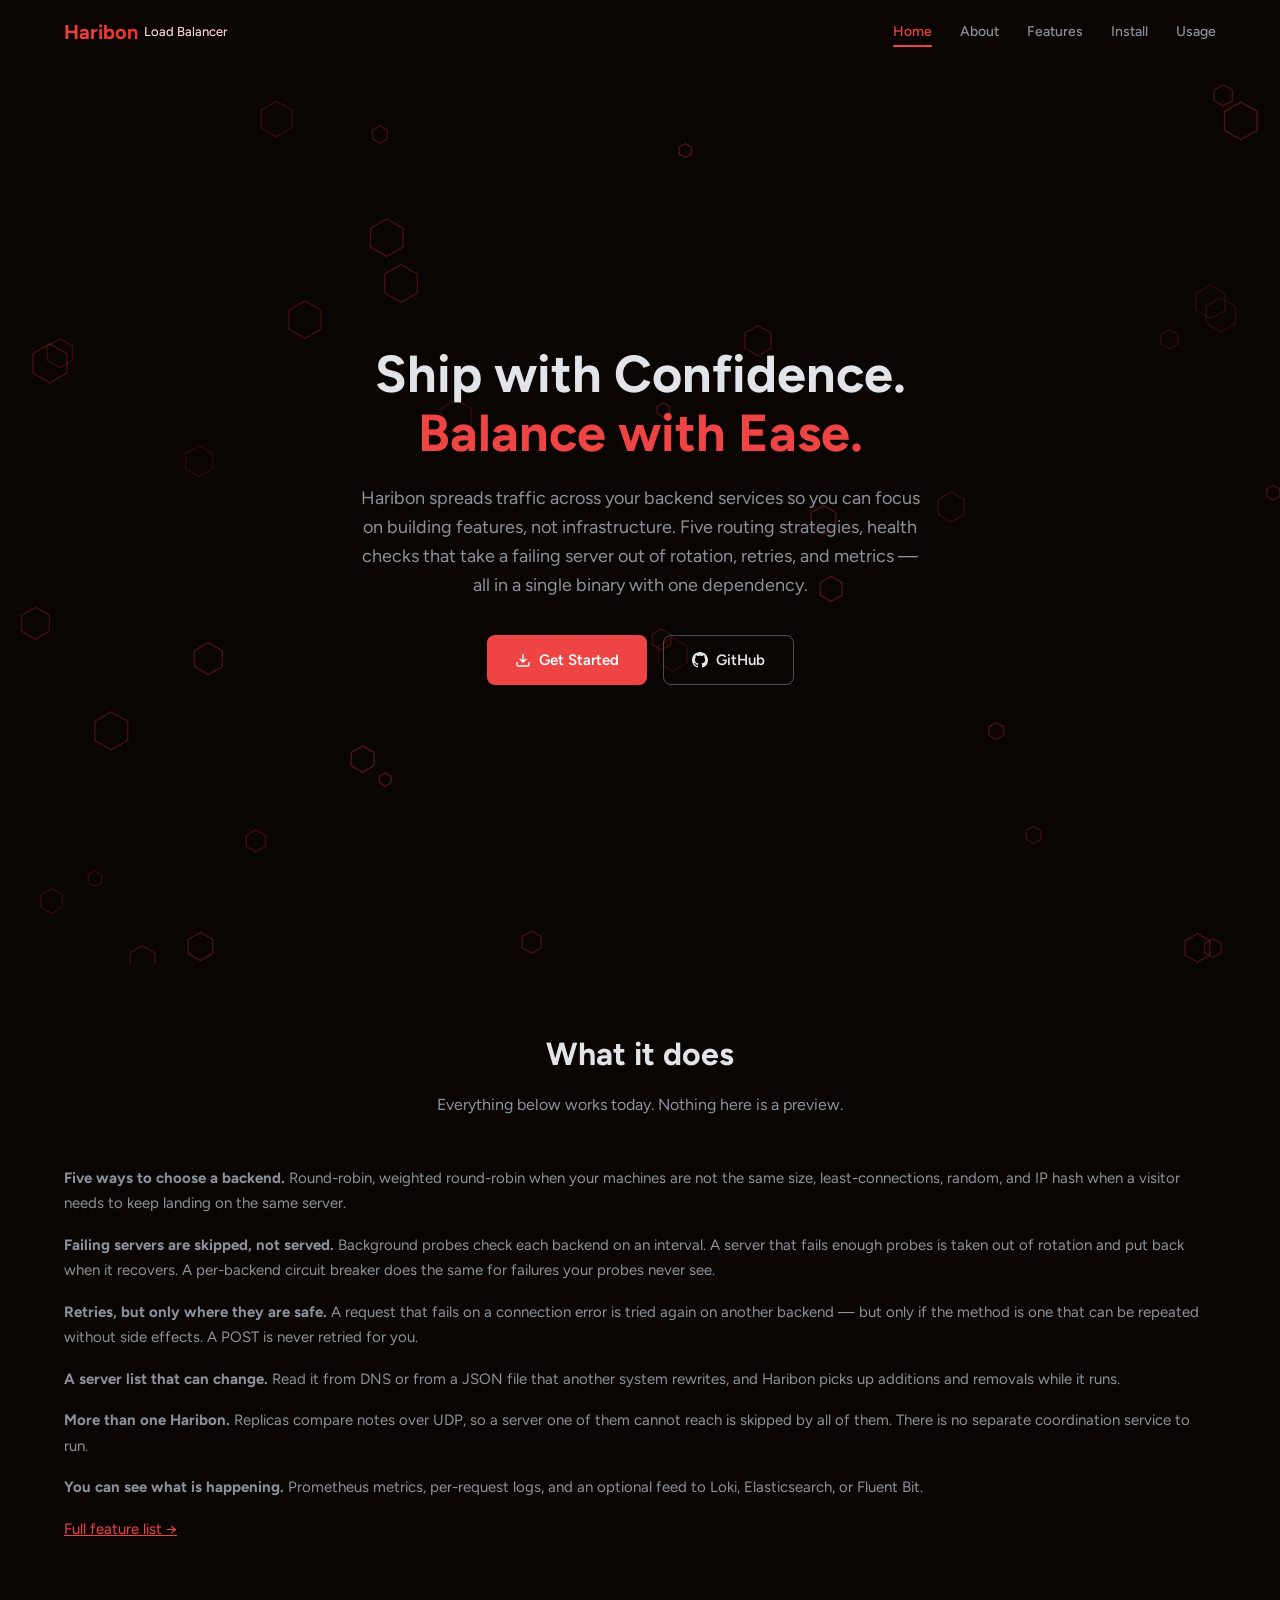
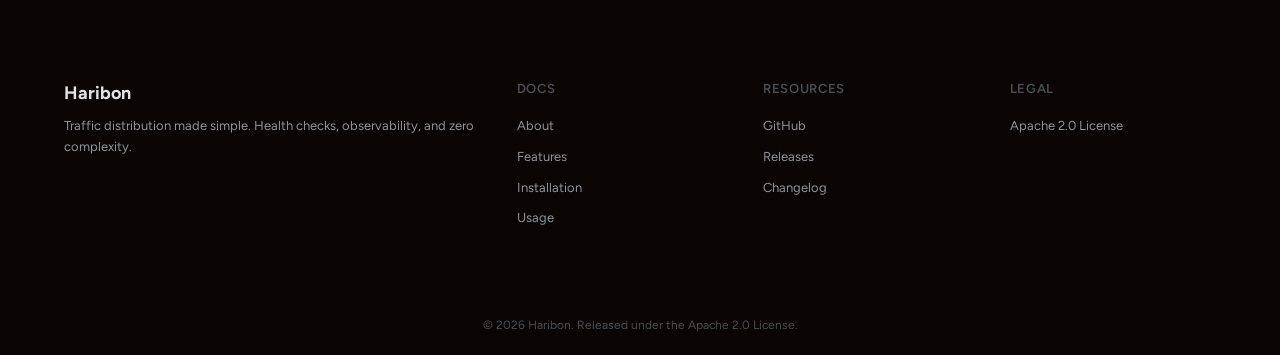
<file: docs/index.html>
<!DOCTYPE html>
<html lang="en">
<head>
  <meta charset="UTF-8">
  <meta name="viewport" content="width=device-width, initial-scale=1.0">
  <meta name="description" content="Haribon spreads traffic across your backend services. Five routing strategies, health checks, retries, and Prometheus metrics in a single binary.">
  <title>Haribon — Traffic Distribution Made Simple</title>
  <link rel="preconnect" href="https://fonts.googleapis.com">
  <link rel="preconnect" href="https://fonts.gstatic.com" crossorigin>
  <link href="https://fonts.googleapis.com/css2?family=Figtree:wght@400;500;600;700&display=swap" rel="stylesheet">
  <link rel="stylesheet" href="css/style.css">
</head>
<body>

  <header class="header">
    <div class="header-inner">
      <a href="/" class="logo">
        Haribon
        <span class="logo-tagline">Load Balancer</span>
      </a>
      <nav class="nav">
        <a href="/" class="active">Home</a>
        <a href="about.html">About</a>
        <a href="features.html">Features</a>
        <a href="installation.html">Install</a>
        <a href="usage.html">Usage</a>
      </nav>
      <button class="hamburger" aria-label="Open navigation menu" onclick="openDrawer()">
        <svg width="24" height="24" viewBox="0 0 24 24" fill="none" stroke="currentColor" stroke-width="2">
          <path d="M3 12h18M3 6h18M3 18h18"/>
        </svg>
      </button>
    </div>
  </header>

  <div class="drawer-overlay" id="drawer-overlay" onclick="closeDrawer()"></div>
  <div class="drawer" id="drawer">
    <button class="drawer-close" aria-label="Close navigation menu" onclick="closeDrawer()">
      <svg width="24" height="24" viewBox="0 0 24 24" fill="none" stroke="currentColor" stroke-width="2">
        <path d="M18 6L6 18M6 6l12 12"/>
      </svg>
    </button>
    <nav class="drawer-nav">
      <a href="/" onclick="closeDrawer()">Home</a>
      <a href="about.html" onclick="closeDrawer()">About</a>
      <a href="features.html" onclick="closeDrawer()">Features</a>
      <a href="installation.html" onclick="closeDrawer()">Install</a>
      <a href="usage.html" onclick="closeDrawer()">Usage</a>
    </nav>
  </div>

  <section class="hero">
    <canvas id="hero-canvas"></canvas>
    <div class="hero-content">
      <h1>Ship with Confidence.<br><span>Balance with Ease.</span></h1>
      <p>Haribon spreads traffic across your backend services so you can focus on building features, not infrastructure. Five routing strategies, health checks that take a failing server out of rotation, retries, and metrics — all in a single binary with one dependency.</p>
      <div class="hero-actions">
        <a href="installation.html" class="btn btn-primary">
          <svg width="16" height="16" viewBox="0 0 24 24" fill="none" stroke="currentColor" stroke-width="2">
            <path d="M21 15v4a2 2 0 01-2 2H5a2 2 0 01-2-2v-4M7 10l5 5 5-5M12 15V3"/>
          </svg>
          Get Started
        </a>
        <a href="https://github.com/marcuwynu23/haribon" class="btn btn-secondary" target="_blank" rel="noopener">
          <svg width="16" height="16" viewBox="0 0 24 24" fill="currentColor">
            <path d="M12 0C5.37 0 0 5.37 0 12c0 5.31 3.435 9.795 8.205 11.385.6.105.825-.255.825-.57 0-.285-.015-1.23-.015-2.235-3.015.555-3.795-.735-4.035-1.41-.135-.345-.72-1.41-1.23-1.695-.42-.225-1.02-.78-.015-.795.945-.015 1.62.87 1.845 1.23 1.08 1.815 2.805 1.305 3.495.99.105-.78.42-1.305.765-1.605-2.67-.3-5.46-1.335-5.46-5.925 0-1.305.465-2.385 1.23-3.225-.12-.3-.54-1.53.12-3.18 0 0 1.005-.315 3.3 1.23.96-.27 1.98-.405 3-.405s2.04.135 3 .405c2.295-1.56 3.3-1.23 3.3-1.23.66 1.65.24 2.88.12 3.18.765.84 1.23 1.905 1.23 3.225 0 4.605-2.805 5.625-5.475 5.925.435.375.81 1.095.81 2.22 0 1.605-.015 2.895-.015 3.3 0 .315.225.69.825.57A12.02 12.02 0 0024 12c0-6.63-5.37-12-12-12z"/>
          </svg>
          GitHub
        </a>
      </div>
    </div>
  </section>

  <section class="section">
    <div class="section-header">
      <h2>What it does</h2>
      <p>Everything below works today. Nothing here is a preview.</p>
    </div>
    <div class="page-content">
      <p><strong>Five ways to choose a backend.</strong> Round-robin, weighted round-robin when your machines are not the same size, least-connections, random, and IP hash when a visitor needs to keep landing on the same server.</p>
      <p><strong>Failing servers are skipped, not served.</strong> Background probes check each backend on an interval. A server that fails enough probes is taken out of rotation and put back when it recovers. A per-backend circuit breaker does the same for failures your probes never see.</p>
      <p><strong>Retries, but only where they are safe.</strong> A request that fails on a connection error is tried again on another backend — but only if the method is one that can be repeated without side effects. A POST is never retried for you.</p>
      <p><strong>A server list that can change.</strong> Read it from DNS or from a JSON file that another system rewrites, and Haribon picks up additions and removals while it runs.</p>
      <p><strong>More than one Haribon.</strong> Replicas compare notes over UDP, so a server one of them cannot reach is skipped by all of them. There is no separate coordination service to run.</p>
      <p><strong>You can see what is happening.</strong> Prometheus metrics, per-request logs, and an optional feed to Loki, Elasticsearch, or Fluent Bit.</p>
      <p><a href="features.html">Full feature list →</a></p>
    </div>
  </section>

  <footer class="footer">
    <div class="footer-grid">
      <div class="footer-brand">
        <h3>Haribon</h3>
        <p>Traffic distribution made simple. Health checks, observability, and zero complexity.</p>
      </div>
      <div class="footer-col">
        <h4>Docs</h4>
        <a href="about.html">About</a>
        <a href="features.html">Features</a>
        <a href="installation.html">Installation</a>
        <a href="usage.html">Usage</a>
      </div>
      <div class="footer-col">
        <h4>Resources</h4>
        <a href="https://github.com/marcuwynu23/haribon" target="_blank" rel="noopener">GitHub</a>
        <a href="https://github.com/marcuwynu23/haribon/releases" target="_blank" rel="noopener">Releases</a>
        <a href="https://github.com/marcuwynu23/haribon/blob/main/CHANGELOG.md" target="_blank" rel="noopener">Changelog</a>
      </div>
      <div class="footer-col">
        <h4>Legal</h4>
        <a href="https://github.com/marcuwynu23/haribon/blob/main/LICENSE" target="_blank" rel="noopener">Apache 2.0 License</a>
      </div>
    </div>
    <div class="footer-bottom">
      &copy; 2026 Haribon. Released under the Apache 2.0 License.
    </div>
  </footer>

  <script>
    function openDrawer() {
      document.getElementById('drawer').classList.add('open');
      document.getElementById('drawer-overlay').classList.add('open');
    }

    function closeDrawer() {
      document.getElementById('drawer').classList.remove('open');
      document.getElementById('drawer-overlay').classList.remove('open');
    }

    const canvas = document.getElementById('hero-canvas');
    const ctx = canvas.getContext('2d');
    let hexagons = [];
    let animId;

    function resize() {
      canvas.width = window.innerWidth;
      canvas.height = window.innerHeight;
    }

    function createHexagons() {
      hexagons = [];
      const count = Math.floor((canvas.width * canvas.height) / 30000);
      for (let i = 0; i < count; i++) {
        hexagons.push({
          x: Math.random() * canvas.width,
          y: Math.random() * canvas.height,
          size: 6 + Math.random() * 14,
          speed: 0.08 + Math.random() * 0.2,
          opacity: 0.12 + Math.random() * 0.15,
          offset: Math.random() * Math.PI * 2,
        });
      }
    }

    function drawHexagon(x, y, size, opacity) {
      ctx.beginPath();
      for (let i = 0; i < 6; i++) {
        const angle = (Math.PI / 3) * i - Math.PI / 6;
        const px = x + size * Math.cos(angle);
        const py = y + size * Math.sin(angle);
        i === 0 ? ctx.moveTo(px, py) : ctx.lineTo(px, py);
      }
      ctx.closePath();
      ctx.strokeStyle = `rgba(239, 68, 68, ${opacity})`;
      ctx.lineWidth = 1.5;
      ctx.stroke();
    }

    function animate() {
      ctx.clearRect(0, 0, canvas.width, canvas.height);
      const time = Date.now() / 1000;
      for (const h of hexagons) {
        const floatY = Math.sin(time * h.speed + h.offset) * 6;
        drawHexagon(h.x, h.y + floatY, h.size, h.opacity);
      }
      animId = requestAnimationFrame(animate);
    }

    window.addEventListener('resize', () => {
      resize();
      createHexagons();
    });

    resize();
    createHexagons();
    animate();
  </script>
</body>
</html>
</file>
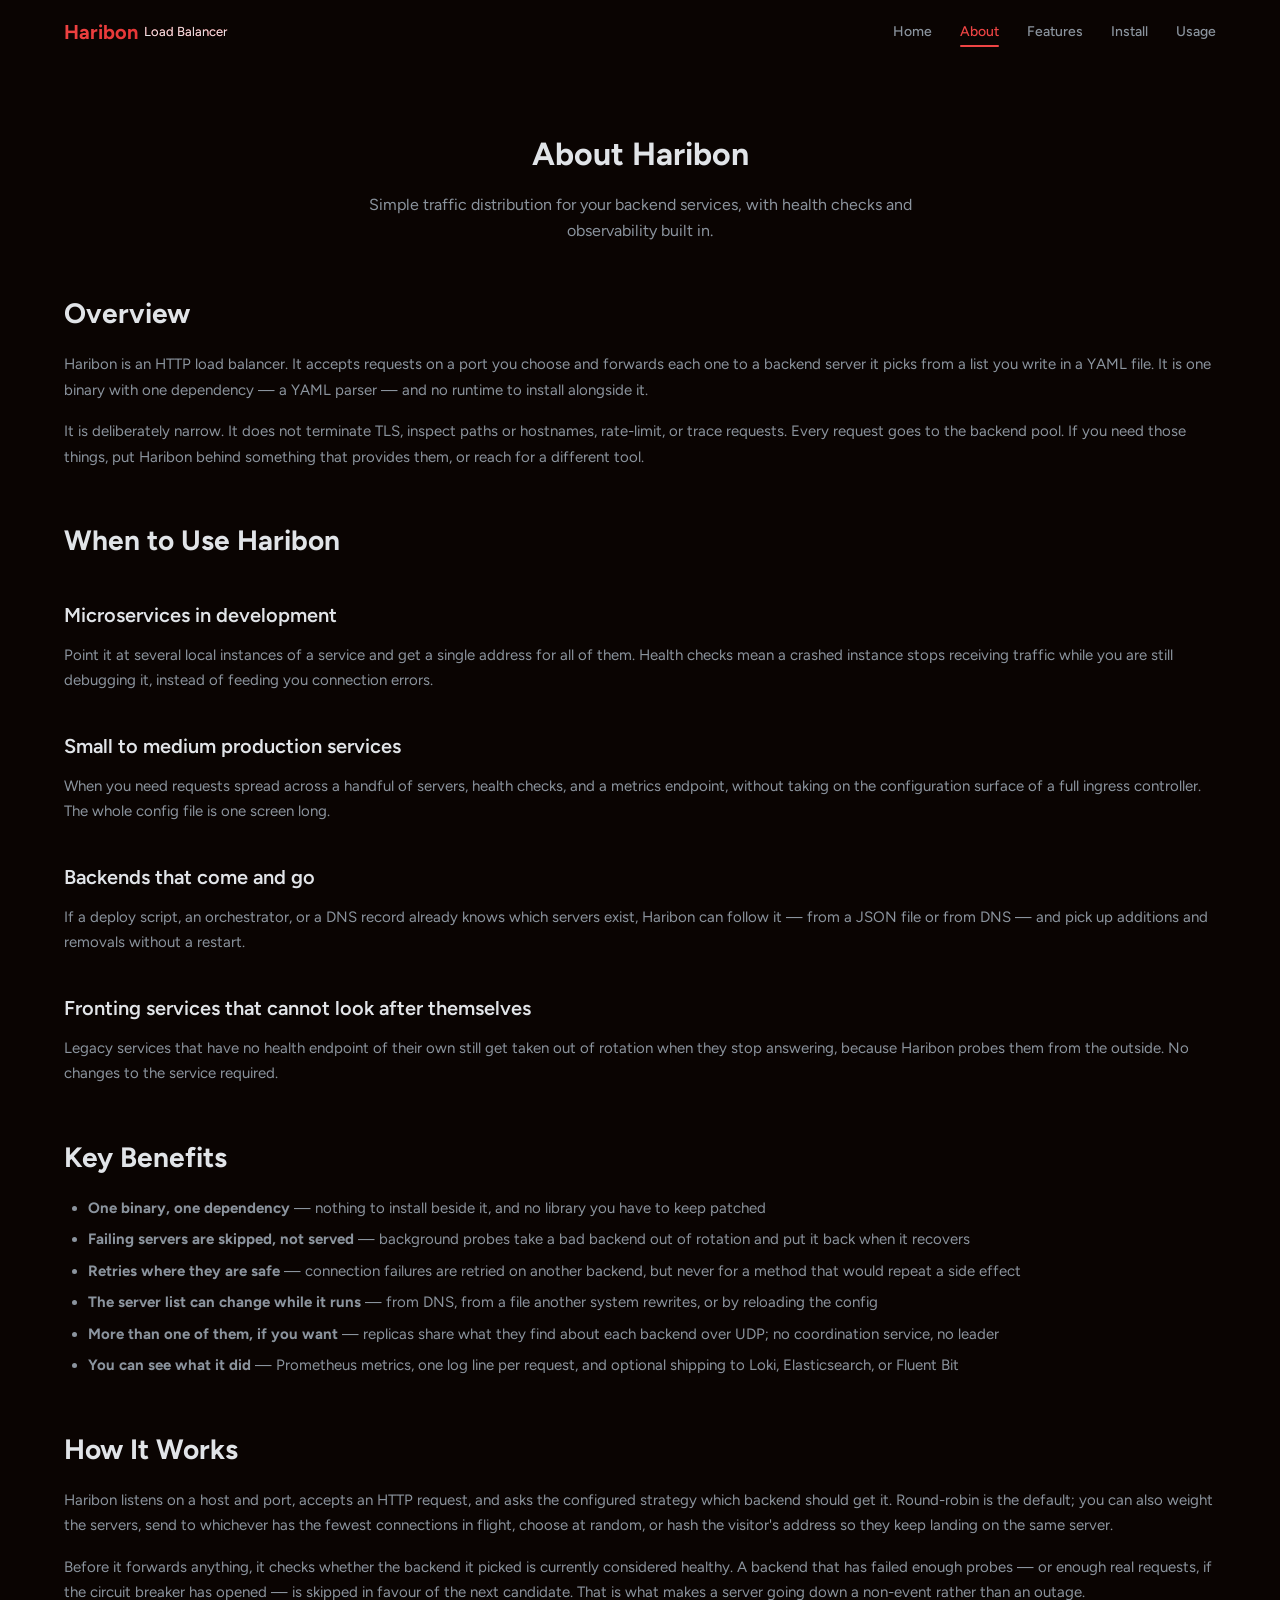
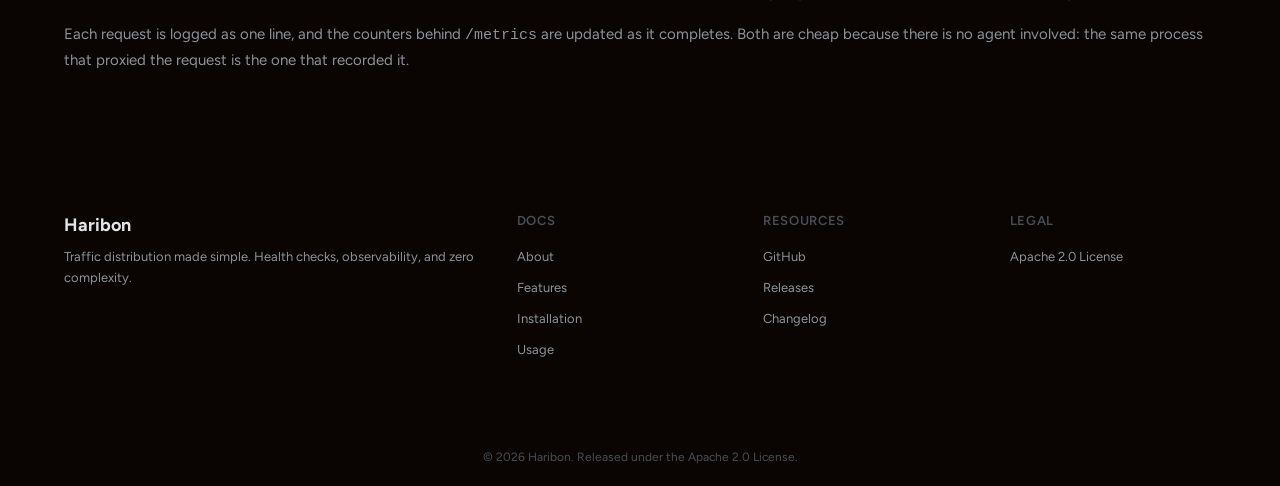
<file: docs/about.html>
<!DOCTYPE html>
<html lang="en">
<head>
  <meta charset="UTF-8">
  <meta name="viewport" content="width=device-width, initial-scale=1.0">
  <meta name="description" content="What Haribon is, when to use it, and when something else is the better choice.">
  <title>About — Haribon</title>
  <link rel="preconnect" href="https://fonts.googleapis.com">
  <link rel="preconnect" href="https://fonts.gstatic.com" crossorigin>
  <link href="https://fonts.googleapis.com/css2?family=Figtree:wght@400;500;600;700&display=swap" rel="stylesheet">
  <link rel="stylesheet" href="css/style.css">
</head>
<body>

  <header class="header">
    <div class="header-inner">
      <a href="/" class="logo">
        Haribon
        <span class="logo-tagline">Load Balancer</span>
      </a>
      <nav class="nav">
        <a href="/">Home</a>
        <a href="about.html" class="active">About</a>
        <a href="features.html">Features</a>
        <a href="installation.html">Install</a>
        <a href="usage.html">Usage</a>
      </nav>
      <button class="hamburger" aria-label="Open navigation menu" onclick="openDrawer()">
        <svg width="24" height="24" viewBox="0 0 24 24" fill="none" stroke="currentColor" stroke-width="2">
          <path d="M3 12h18M3 6h18M3 18h18"/>
        </svg>
      </button>
    </div>
  </header>

  <div class="drawer-overlay" id="drawer-overlay" onclick="closeDrawer()"></div>
  <div class="drawer" id="drawer">
    <button class="drawer-close" aria-label="Close navigation menu" onclick="closeDrawer()">
      <svg width="24" height="24" viewBox="0 0 24 24" fill="none" stroke="currentColor" stroke-width="2">
        <path d="M18 6L6 18M6 6l12 12"/>
      </svg>
    </button>
    <nav class="drawer-nav">
      <a href="/" onclick="closeDrawer()">Home</a>
      <a href="about.html" onclick="closeDrawer()">About</a>
      <a href="features.html" onclick="closeDrawer()">Features</a>
      <a href="installation.html" onclick="closeDrawer()">Install</a>
      <a href="usage.html" onclick="closeDrawer()">Usage</a>
    </nav>
  </div>

  <section class="section">
    <div class="section-header">
      <h2>About Haribon</h2>
      <p>Simple traffic distribution for your backend services, with health checks and observability built in.</p>
    </div>
    <div class="page-content">
      <h2>Overview</h2>
      <p>Haribon is an HTTP load balancer. It accepts requests on a port you choose and forwards each one to a backend server it picks from a list you write in a YAML file. It is one binary with one dependency — a YAML parser — and no runtime to install alongside it.</p>

      <p>It is deliberately narrow. It does not terminate TLS, inspect paths or hostnames, rate-limit, or trace requests. Every request goes to the backend pool. If you need those things, put Haribon behind something that provides them, or reach for a different tool.</p>

      <h2>When to Use Haribon</h2>

      <h3>Microservices in development</h3>
      <p>Point it at several local instances of a service and get a single address for all of them. Health checks mean a crashed instance stops receiving traffic while you are still debugging it, instead of feeding you connection errors.</p>

      <h3>Small to medium production services</h3>
      <p>When you need requests spread across a handful of servers, health checks, and a metrics endpoint, without taking on the configuration surface of a full ingress controller. The whole config file is one screen long.</p>

      <h3>Backends that come and go</h3>
      <p>If a deploy script, an orchestrator, or a DNS record already knows which servers exist, Haribon can follow it — from a JSON file or from DNS — and pick up additions and removals without a restart.</p>

      <h3>Fronting services that cannot look after themselves</h3>
      <p>Legacy services that have no health endpoint of their own still get taken out of rotation when they stop answering, because Haribon probes them from the outside. No changes to the service required.</p>

      <h2>Key Benefits</h2>
      <ul>
        <li><strong>One binary, one dependency</strong> — nothing to install beside it, and no library you have to keep patched</li>
        <li><strong>Failing servers are skipped, not served</strong> — background probes take a bad backend out of rotation and put it back when it recovers</li>
        <li><strong>Retries where they are safe</strong> — connection failures are retried on another backend, but never for a method that would repeat a side effect</li>
        <li><strong>The server list can change while it runs</strong> — from DNS, from a file another system rewrites, or by reloading the config</li>
        <li><strong>More than one of them, if you want</strong> — replicas share what they find about each backend over UDP; no coordination service, no leader</li>
        <li><strong>You can see what it did</strong> — Prometheus metrics, one log line per request, and optional shipping to Loki, Elasticsearch, or Fluent Bit</li>
      </ul>

      <h2>How It Works</h2>
      <p>Haribon listens on a host and port, accepts an HTTP request, and asks the configured strategy which backend should get it. Round-robin is the default; you can also weight the servers, send to whichever has the fewest connections in flight, choose at random, or hash the visitor's address so they keep landing on the same server.</p>

      <p>Before it forwards anything, it checks whether the backend it picked is currently considered healthy. A backend that has failed enough probes — or enough real requests, if the circuit breaker has opened — is skipped in favour of the next candidate. That is what makes a server going down a non-event rather than an outage.</p>

      <p>Each request is logged as one line, and the counters behind <code>/metrics</code> are updated as it completes. Both are cheap because there is no agent involved: the same process that proxied the request is the one that recorded it.</p>
    </div>
  </section>

  <footer class="footer">
    <div class="footer-grid">
      <div class="footer-brand">
        <h3>Haribon</h3>
        <p>Traffic distribution made simple. Health checks, observability, and zero complexity.</p>
      </div>
      <div class="footer-col">
        <h4>Docs</h4>
        <a href="about.html">About</a>
        <a href="features.html">Features</a>
        <a href="installation.html">Installation</a>
        <a href="usage.html">Usage</a>
      </div>
      <div class="footer-col">
        <h4>Resources</h4>
        <a href="https://github.com/marcuwynu23/haribon" target="_blank" rel="noopener">GitHub</a>
        <a href="https://github.com/marcuwynu23/haribon/releases" target="_blank" rel="noopener">Releases</a>
        <a href="https://github.com/marcuwynu23/haribon/blob/main/CHANGELOG.md" target="_blank" rel="noopener">Changelog</a>
      </div>
      <div class="footer-col">
        <h4>Legal</h4>
        <a href="https://github.com/marcuwynu23/haribon/blob/main/LICENSE" target="_blank" rel="noopener">Apache 2.0 License</a>
      </div>
    </div>
    <div class="footer-bottom">
      &copy; 2026 Haribon. Released under the Apache 2.0 License.
    </div>
  </footer>

  <script>
    function openDrawer() {
      document.getElementById('drawer').classList.add('open');
      document.getElementById('drawer-overlay').classList.add('open');
    }

    function closeDrawer() {
      document.getElementById('drawer').classList.remove('open');
      document.getElementById('drawer-overlay').classList.remove('open');
    }
  </script>
</body>
</html>
</file>
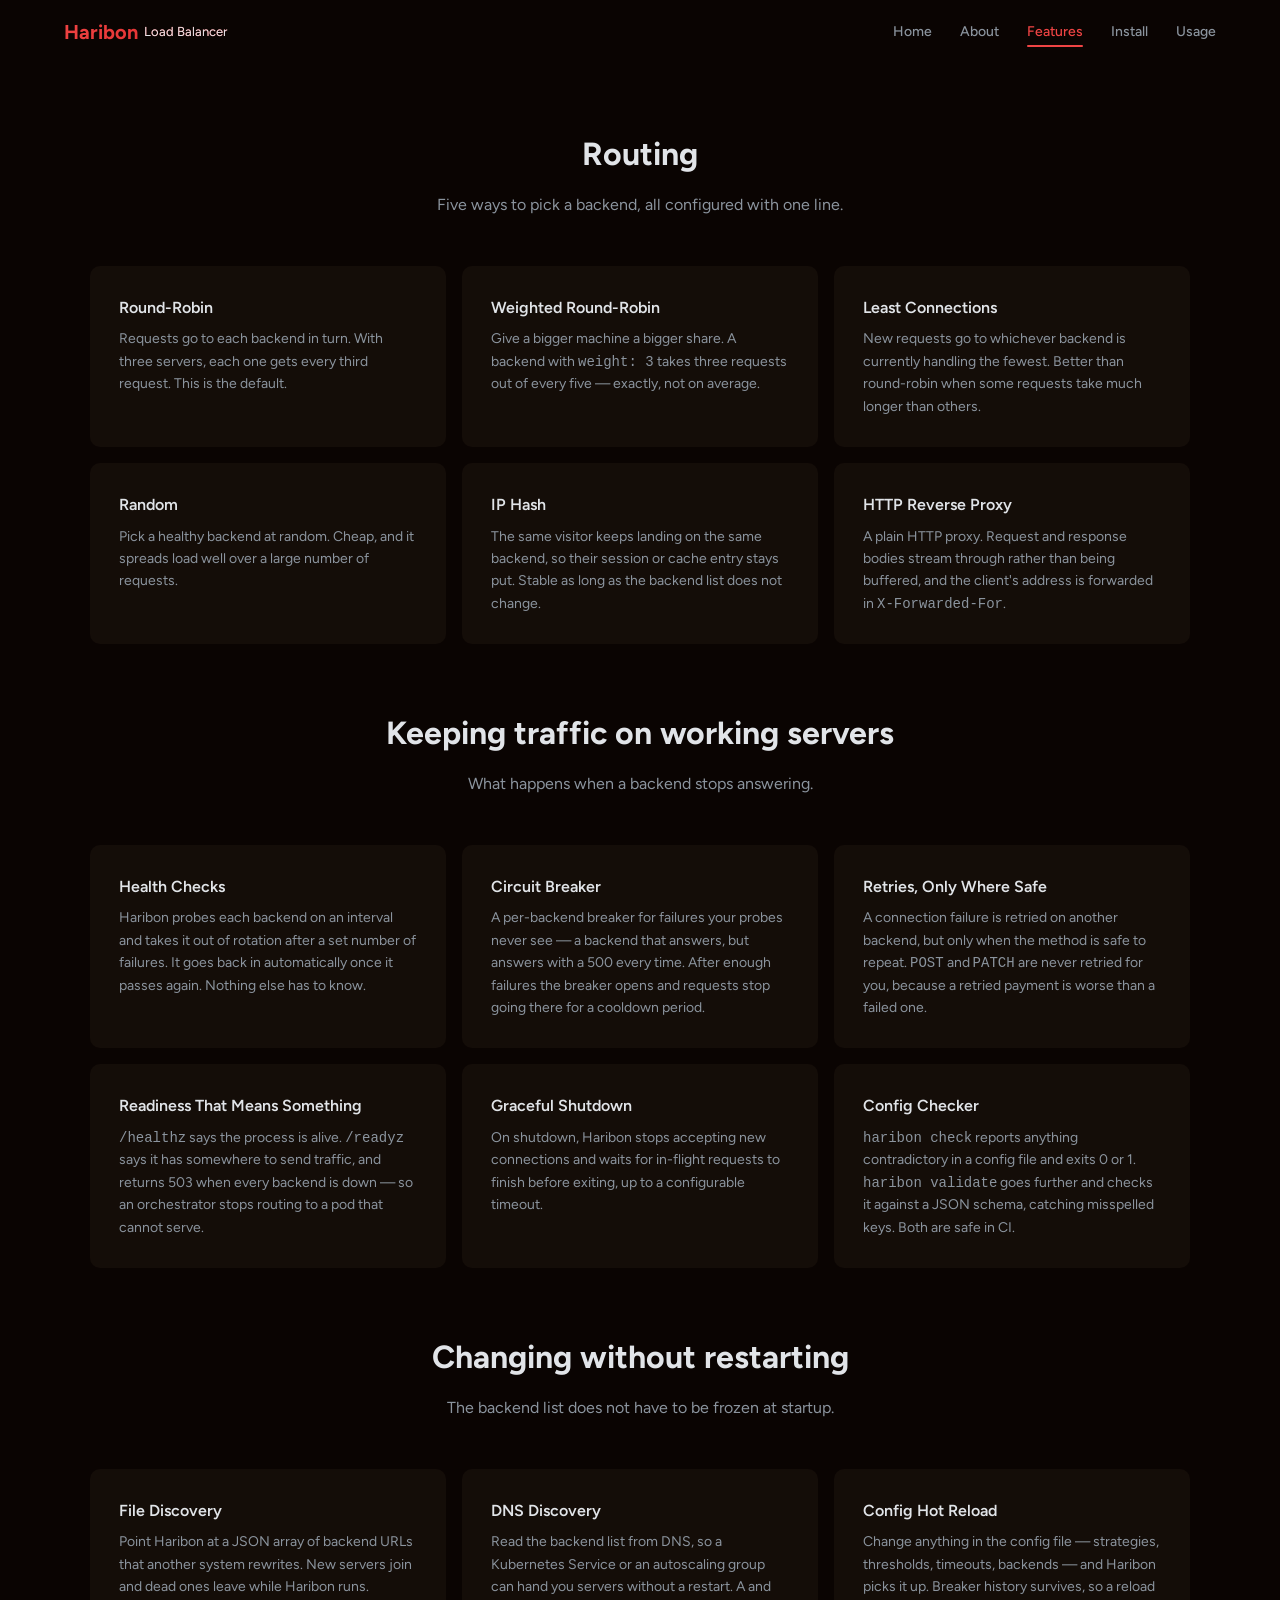
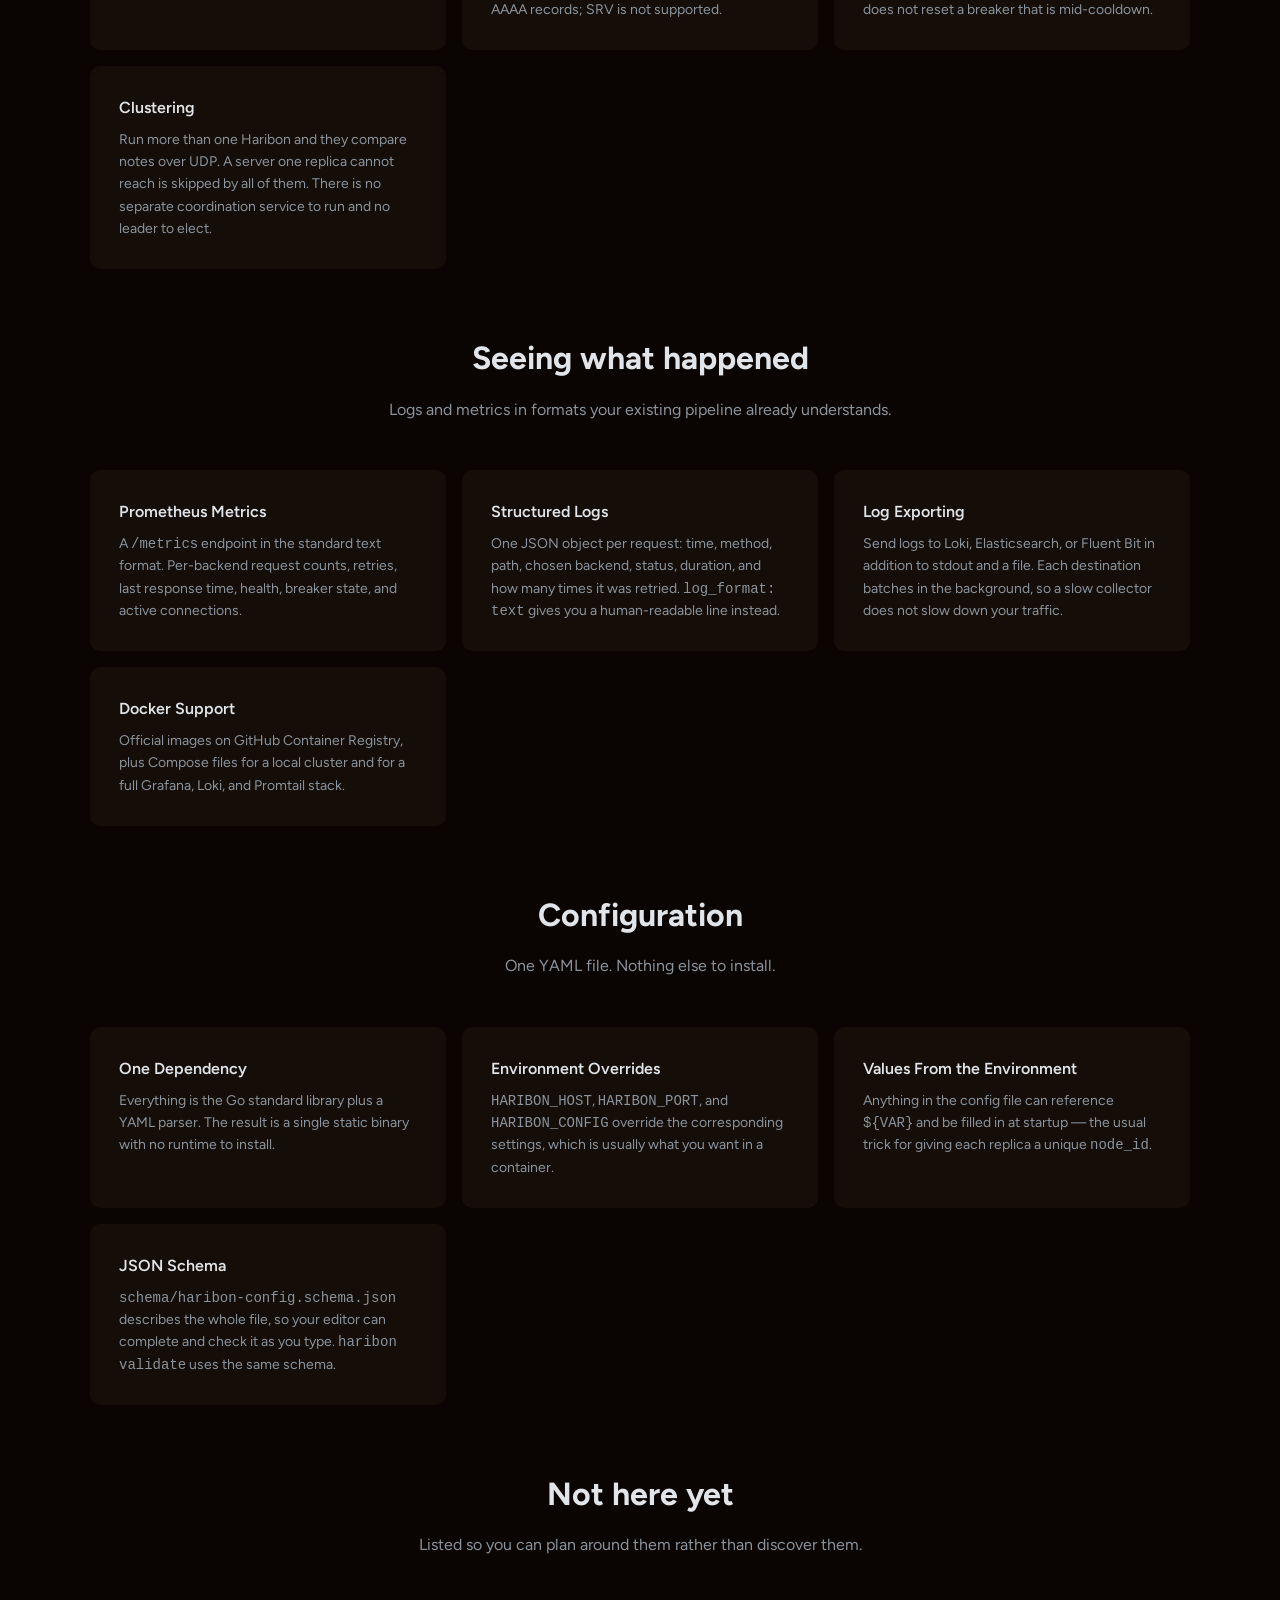
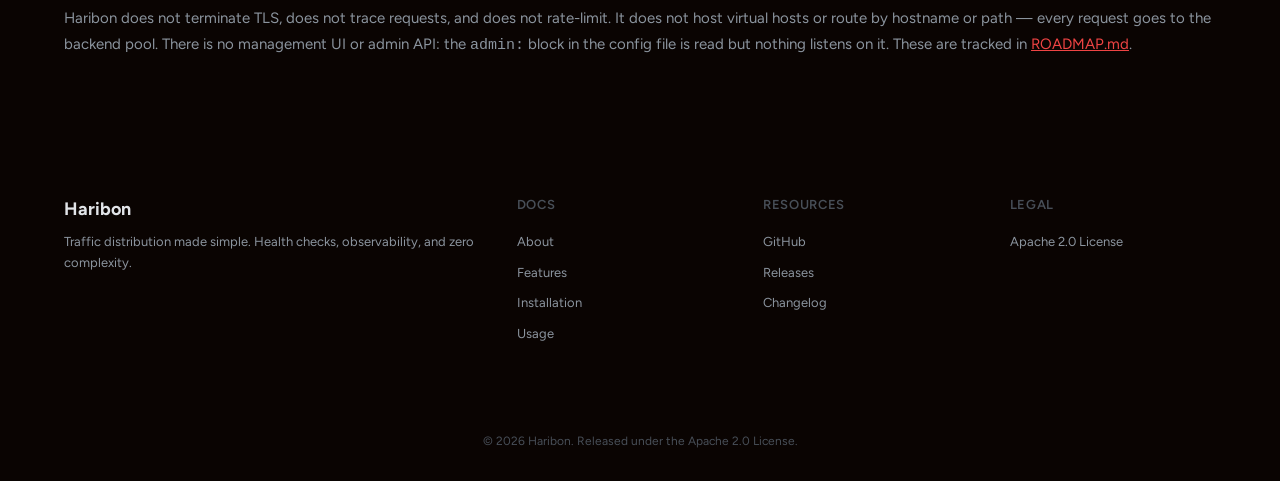
<file: docs/features.html>
<!DOCTYPE html>
<html lang="en">
<head>
  <meta charset="UTF-8">
  <meta name="viewport" content="width=device-width, initial-scale=1.0">
  <meta name="description" content="Haribon features: five routing strategies, health checks, retries, circuit breaking, discovery, hot reload, clustering, and log exporting to Loki, Elasticsearch, or Fluent Bit.">
  <title>Features — Haribon</title>
  <link rel="preconnect" href="https://fonts.googleapis.com">
  <link rel="preconnect" href="https://fonts.gstatic.com" crossorigin>
  <link href="https://fonts.googleapis.com/css2?family=Figtree:wght@400;500;600;700&display=swap" rel="stylesheet">
  <link rel="stylesheet" href="css/style.css">
</head>
<body>

  <header class="header">
    <div class="header-inner">
      <a href="/" class="logo">
        Haribon
        <span class="logo-tagline">Load Balancer</span>
      </a>
      <nav class="nav">
        <a href="/">Home</a>
        <a href="about.html">About</a>
        <a href="features.html" class="active">Features</a>
        <a href="installation.html">Install</a>
        <a href="usage.html">Usage</a>
      </nav>
      <button class="hamburger" aria-label="Open navigation menu" onclick="openDrawer()">
        <svg width="24" height="24" viewBox="0 0 24 24" fill="none" stroke="currentColor" stroke-width="2">
          <path d="M3 12h18M3 6h18M3 18h18"/>
        </svg>
      </button>
    </div>
  </header>

  <div class="drawer-overlay" id="drawer-overlay" onclick="closeDrawer()"></div>
  <div class="drawer" id="drawer">
    <button class="drawer-close" aria-label="Close navigation menu" onclick="closeDrawer()">
      <svg width="24" height="24" viewBox="0 0 24 24" fill="none" stroke="currentColor" stroke-width="2">
        <path d="M18 6L6 18M6 6l12 12"/>
      </svg>
    </button>
    <nav class="drawer-nav">
      <a href="/" onclick="closeDrawer()">Home</a>
      <a href="about.html" onclick="closeDrawer()">About</a>
      <a href="features.html" onclick="closeDrawer()">Features</a>
      <a href="installation.html" onclick="closeDrawer()">Install</a>
      <a href="usage.html" onclick="closeDrawer()">Usage</a>
    </nav>
  </div>

  <section class="section">
    <div class="section-header">
      <h2>Routing</h2>
      <p>Five ways to pick a backend, all configured with one line.</p>
    </div>
    <div class="feature-grid">
      <div class="feature-card">
        <h3>Round-Robin</h3>
        <p>Requests go to each backend in turn. With three servers, each one gets every third request. This is the default.</p>
      </div>
      <div class="feature-card">
        <h3>Weighted Round-Robin</h3>
        <p>Give a bigger machine a bigger share. A backend with <code>weight: 3</code> takes three requests out of every five — exactly, not on average.</p>
      </div>
      <div class="feature-card">
        <h3>Least Connections</h3>
        <p>New requests go to whichever backend is currently handling the fewest. Better than round-robin when some requests take much longer than others.</p>
      </div>
      <div class="feature-card">
        <h3>Random</h3>
        <p>Pick a healthy backend at random. Cheap, and it spreads load well over a large number of requests.</p>
      </div>
      <div class="feature-card">
        <h3>IP Hash</h3>
        <p>The same visitor keeps landing on the same backend, so their session or cache entry stays put. Stable as long as the backend list does not change.</p>
      </div>
      <div class="feature-card">
        <h3>HTTP Reverse Proxy</h3>
        <p>A plain HTTP proxy. Request and response bodies stream through rather than being buffered, and the client's address is forwarded in <code>X-Forwarded-For</code>.</p>
      </div>
    </div>
  </section>

  <section class="section" style="padding-top:0">
    <div class="section-header">
      <h2>Keeping traffic on working servers</h2>
      <p>What happens when a backend stops answering.</p>
    </div>
    <div class="feature-grid">
      <div class="feature-card">
        <h3>Health Checks</h3>
        <p>Haribon probes each backend on an interval and takes it out of rotation after a set number of failures. It goes back in automatically once it passes again. Nothing else has to know.</p>
      </div>
      <div class="feature-card">
        <h3>Circuit Breaker</h3>
        <p>A per-backend breaker for failures your probes never see — a backend that answers, but answers with a 500 every time. After enough failures the breaker opens and requests stop going there for a cooldown period.</p>
      </div>
      <div class="feature-card">
        <h3>Retries, Only Where Safe</h3>
        <p>A connection failure is retried on another backend, but only when the method is safe to repeat. <code>POST</code> and <code>PATCH</code> are never retried for you, because a retried payment is worse than a failed one.</p>
      </div>
      <div class="feature-card">
        <h3>Readiness That Means Something</h3>
        <p><code>/healthz</code> says the process is alive. <code>/readyz</code> says it has somewhere to send traffic, and returns 503 when every backend is down — so an orchestrator stops routing to a pod that cannot serve.</p>
      </div>
      <div class="feature-card">
        <h3>Graceful Shutdown</h3>
        <p>On shutdown, Haribon stops accepting new connections and waits for in-flight requests to finish before exiting, up to a configurable timeout.</p>
      </div>
      <div class="feature-card">
        <h3>Config Checker</h3>
        <p><code>haribon check</code> reports anything contradictory in a config file and exits 0 or 1. <code>haribon validate</code> goes further and checks it against a JSON schema, catching misspelled keys. Both are safe in CI.</p>
      </div>
    </div>
  </section>

  <section class="section" style="padding-top:0">
    <div class="section-header">
      <h2>Changing without restarting</h2>
      <p>The backend list does not have to be frozen at startup.</p>
    </div>
    <div class="feature-grid">
      <div class="feature-card">
        <h3>File Discovery</h3>
        <p>Point Haribon at a JSON array of backend URLs that another system rewrites. New servers join and dead ones leave while Haribon runs.</p>
      </div>
      <div class="feature-card">
        <h3>DNS Discovery</h3>
        <p>Read the backend list from DNS, so a Kubernetes Service or an autoscaling group can hand you servers without a restart. A and AAAA records; SRV is not supported.</p>
      </div>
      <div class="feature-card">
        <h3>Config Hot Reload</h3>
        <p>Change anything in the config file — strategies, thresholds, timeouts, backends — and Haribon picks it up. Breaker history survives, so a reload does not reset a breaker that is mid-cooldown.</p>
      </div>
      <div class="feature-card">
        <h3>Clustering</h3>
        <p>Run more than one Haribon and they compare notes over UDP. A server one replica cannot reach is skipped by all of them. There is no separate coordination service to run and no leader to elect.</p>
      </div>
    </div>
  </section>

  <section class="section" style="padding-top:0">
    <div class="section-header">
      <h2>Seeing what happened</h2>
      <p>Logs and metrics in formats your existing pipeline already understands.</p>
    </div>
    <div class="feature-grid">
      <div class="feature-card">
        <h3>Prometheus Metrics</h3>
        <p>A <code>/metrics</code> endpoint in the standard text format. Per-backend request counts, retries, last response time, health, breaker state, and active connections.</p>
      </div>
      <div class="feature-card">
        <h3>Structured Logs</h3>
        <p>One JSON object per request: time, method, path, chosen backend, status, duration, and how many times it was retried. <code>log_format: text</code> gives you a human-readable line instead.</p>
      </div>
      <div class="feature-card">
        <h3>Log Exporting</h3>
        <p>Send logs to Loki, Elasticsearch, or Fluent Bit in addition to stdout and a file. Each destination batches in the background, so a slow collector does not slow down your traffic.</p>
      </div>
      <div class="feature-card">
        <h3>Docker Support</h3>
        <p>Official images on GitHub Container Registry, plus Compose files for a local cluster and for a full Grafana, Loki, and Promtail stack.</p>
      </div>
    </div>
  </section>

  <section class="section" style="padding-top:0">
    <div class="section-header">
      <h2>Configuration</h2>
      <p>One YAML file. Nothing else to install.</p>
    </div>
    <div class="feature-grid">
      <div class="feature-card">
        <h3>One Dependency</h3>
        <p>Everything is the Go standard library plus a YAML parser. The result is a single static binary with no runtime to install.</p>
      </div>
      <div class="feature-card">
        <h3>Environment Overrides</h3>
        <p><code>HARIBON_HOST</code>, <code>HARIBON_PORT</code>, and <code>HARIBON_CONFIG</code> override the corresponding settings, which is usually what you want in a container.</p>
      </div>
      <div class="feature-card">
        <h3>Values From the Environment</h3>
        <p>Anything in the config file can reference <code>${VAR}</code> and be filled in at startup — the usual trick for giving each replica a unique <code>node_id</code>.</p>
      </div>
      <div class="feature-card">
        <h3>JSON Schema</h3>
        <p><code>schema/haribon-config.schema.json</code> describes the whole file, so your editor can complete and check it as you type. <code>haribon validate</code> uses the same schema.</p>
      </div>
    </div>
  </section>

  <section class="section" style="padding-top:0">
    <div class="section-header">
      <h2>Not here yet</h2>
      <p>Listed so you can plan around them rather than discover them.</p>
    </div>
    <div class="page-content">
      <p>Haribon does not terminate TLS, does not trace requests, and does not rate-limit. It does not host virtual hosts or route by hostname or path — every request goes to the backend pool. There is no management UI or admin API: the <code>admin:</code> block in the config file is read but nothing listens on it. These are tracked in <a href="https://github.com/marcuwynu23/haribon/blob/main/ROADMAP.md" target="_blank" rel="noopener">ROADMAP.md</a>.</p>
    </div>
  </section>

  <footer class="footer">
    <div class="footer-grid">
      <div class="footer-brand">
        <h3>Haribon</h3>
        <p>Traffic distribution made simple. Health checks, observability, and zero complexity.</p>
      </div>
      <div class="footer-col">
        <h4>Docs</h4>
        <a href="about.html">About</a>
        <a href="features.html">Features</a>
        <a href="installation.html">Installation</a>
        <a href="usage.html">Usage</a>
      </div>
      <div class="footer-col">
        <h4>Resources</h4>
        <a href="https://github.com/marcuwynu23/haribon" target="_blank" rel="noopener">GitHub</a>
        <a href="https://github.com/marcuwynu23/haribon/releases" target="_blank" rel="noopener">Releases</a>
        <a href="https://github.com/marcuwynu23/haribon/blob/main/CHANGELOG.md" target="_blank" rel="noopener">Changelog</a>
      </div>
      <div class="footer-col">
        <h4>Legal</h4>
        <a href="https://github.com/marcuwynu23/haribon/blob/main/LICENSE" target="_blank" rel="noopener">Apache 2.0 License</a>
      </div>
    </div>
    <div class="footer-bottom">
      &copy; 2026 Haribon. Released under the Apache 2.0 License.
    </div>
  </footer>

  <script>
    function openDrawer() {
      document.getElementById('drawer').classList.add('open');
      document.getElementById('drawer-overlay').classList.add('open');
    }

    function closeDrawer() {
      document.getElementById('drawer').classList.remove('open');
      document.getElementById('drawer-overlay').classList.remove('open');
    }
  </script>
</body>
</html>
</file>
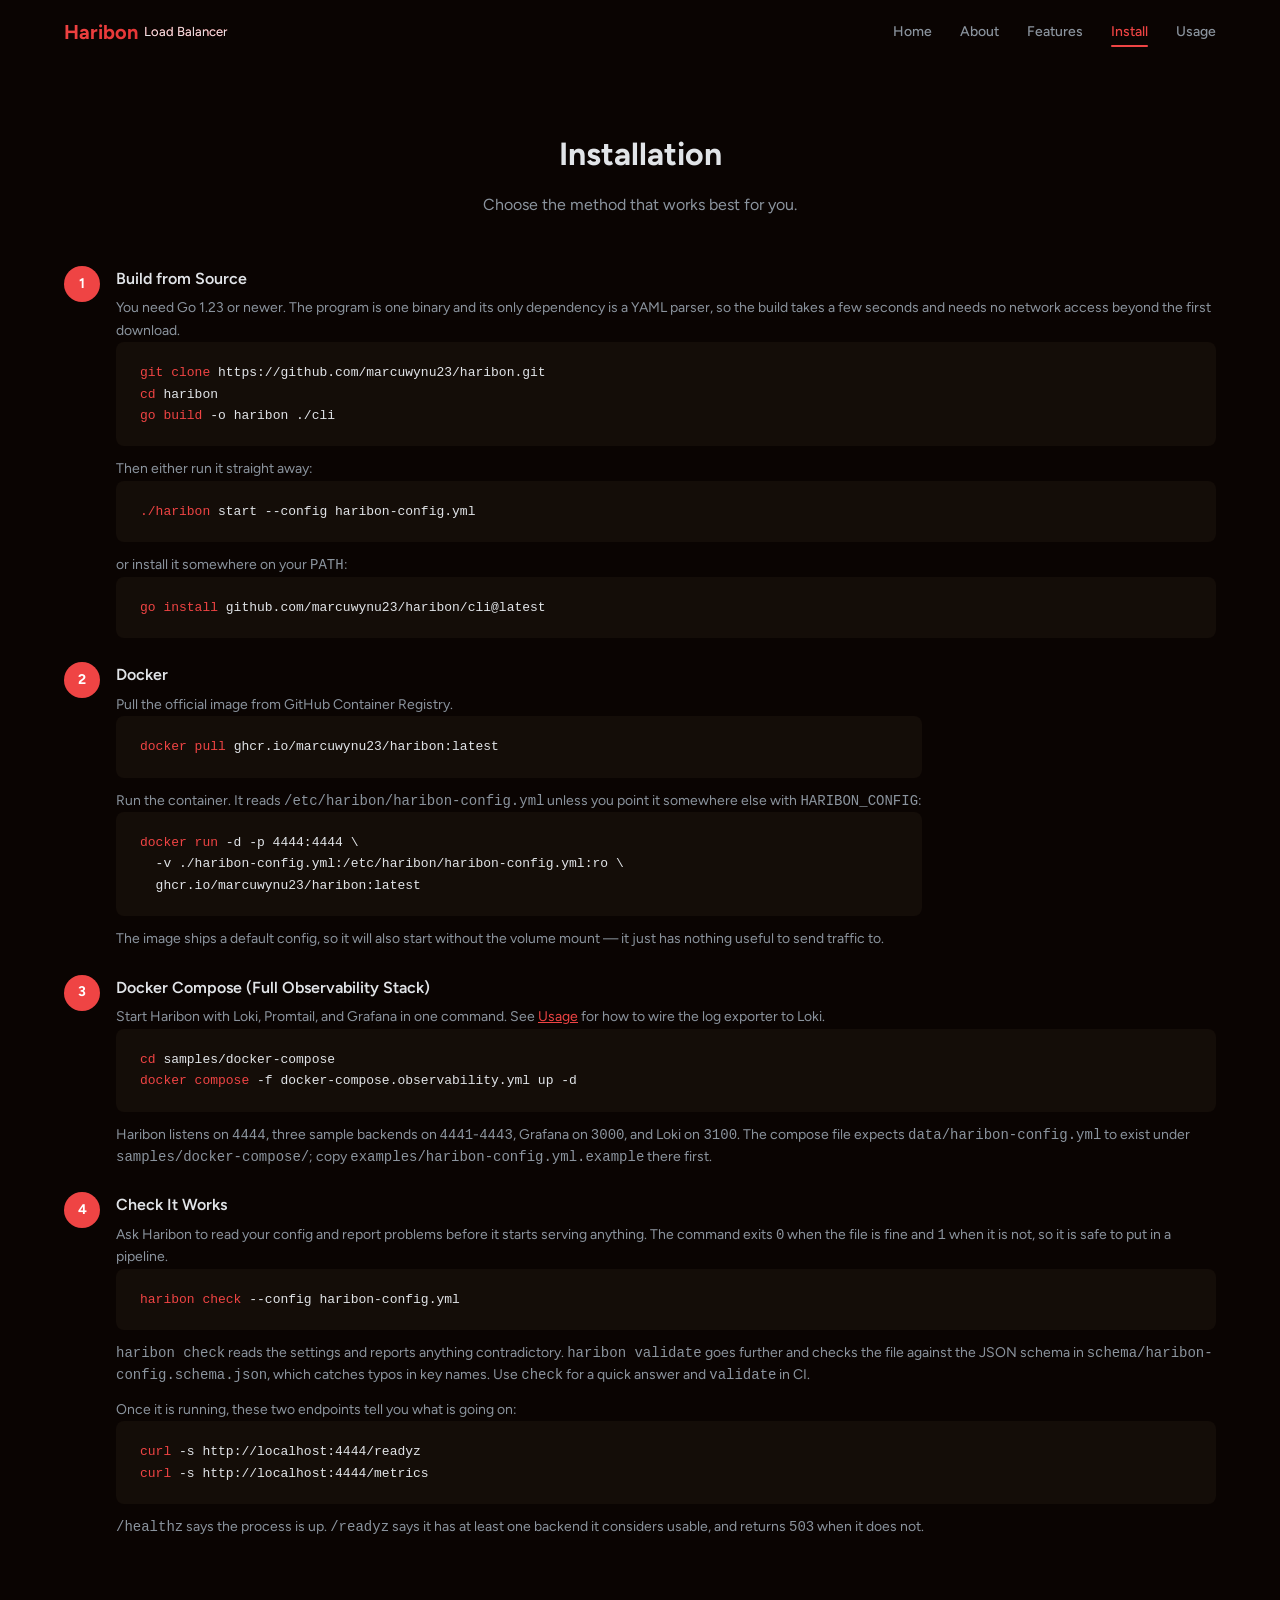
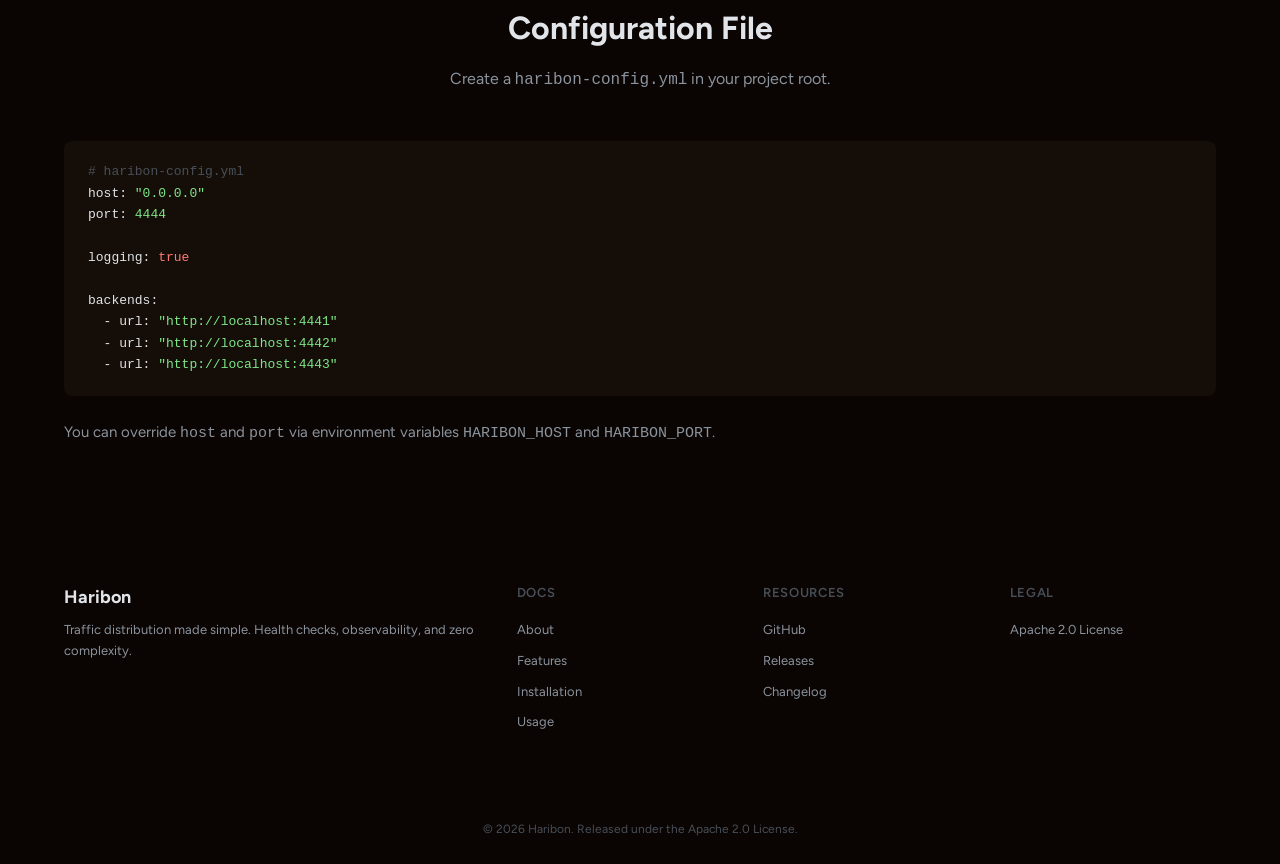
<file: docs/installation.html>
﻿<!DOCTYPE html>
<html lang="en">
<head>
  <meta charset="UTF-8">
  <meta name="viewport" content="width=device-width, initial-scale=1.0">
  <meta name="description" content="Install Haribon &mdash; build from source, run the Docker image, or start the full observability stack with Docker Compose.">
  <title>Installation &mdash; Haribon</title>
  <link rel="preconnect" href="https://fonts.googleapis.com">
  <link rel="preconnect" href="https://fonts.gstatic.com" crossorigin>
  <link href="https://fonts.googleapis.com/css2?family=Figtree:wght@400;500;600;700&display=swap" rel="stylesheet">
  <link rel="stylesheet" href="css/style.css">
</head>
<body>

  <header class="header">
    <div class="header-inner">
      <a href="/" class="logo">
        Haribon
        <span class="logo-tagline">Load Balancer</span>
      </a>
      <nav class="nav">
        <a href="/">Home</a>
        <a href="about.html">About</a>
        <a href="features.html">Features</a>
        <a href="installation.html" class="active">Install</a>
        <a href="usage.html">Usage</a>
      </nav>
      <button class="hamburger" aria-label="Open navigation menu" onclick="openDrawer()">
        <svg width="24" height="24" viewBox="0 0 24 24" fill="none" stroke="currentColor" stroke-width="2">
          <path d="M3 12h18M3 6h18M3 18h18"/>
        </svg>
      </button>
    </div>
  </header>

  <div class="drawer-overlay" id="drawer-overlay" onclick="closeDrawer()"></div>
  <div class="drawer" id="drawer">
    <button class="drawer-close" aria-label="Close navigation menu" onclick="closeDrawer()">
      <svg width="24" height="24" viewBox="0 0 24 24" fill="none" stroke="currentColor" stroke-width="2">
        <path d="M18 6L6 18M6 6l12 12"/>
      </svg>
    </button>
    <nav class="drawer-nav">
      <a href="/" onclick="closeDrawer()">Home</a>
      <a href="about.html" onclick="closeDrawer()">About</a>
      <a href="features.html" onclick="closeDrawer()">Features</a>
      <a href="installation.html" onclick="closeDrawer()">Install</a>
      <a href="usage.html" onclick="closeDrawer()">Usage</a>
    </nav>
  </div>

  <section class="section">
    <div class="section-header">
      <h2>Installation</h2>
      <p>Choose the method that works best for you.</p>
    </div>
    <div class="install-steps">
      <div class="install-step">
        <div class="install-step-num">1</div>
        <div class="install-step-content">
          <h3>Build from Source</h3>
          <p>You need Go 1.23 or newer. The program is one binary and its only dependency is a YAML parser, so the build takes a few seconds and needs no network access beyond the first download.</p>
          <div class="code-block">
            <span class="cmd">git clone</span> https://github.com/marcuwynu23/haribon.git<br>
            <span class="cmd">cd</span> haribon<br>
            <span class="cmd">go build</span> -o haribon ./cli
          </div>
          <p style="margin-top:12px">Then either run it straight away:</p>
          <div class="code-block">
            <span class="cmd">./haribon</span> start --config haribon-config.yml
          </div>
          <p style="margin-top:12px">or install it somewhere on your <code>PATH</code>:</p>
          <div class="code-block">
            <span class="cmd">go install</span> github.com/marcuwynu23/haribon/cli@latest
          </div>
        </div>
      </div>
      <div class="install-step">
        <div class="install-step-num">2</div>
        <div class="install-step-content">
          <h3>Docker</h3>
          <p>Pull the official image from GitHub Container Registry.</p>
          <div class="code-block">
            <span class="cmd">docker pull</span> ghcr.io/marcuwynu23/haribon:latest
          </div>
          <p style="margin-top:12px">Run the container. It reads <code>/etc/haribon/haribon-config.yml</code> unless you point it somewhere else with <code>HARIBON_CONFIG</code>:</p>
          <div class="code-block">
            <span class="cmd">docker run</span> -d -p 4444:4444 \<br>
            &nbsp;&nbsp;-v ./haribon-config.yml:/etc/haribon/haribon-config.yml:ro \<br>
            &nbsp;&nbsp;ghcr.io/marcuwynu23/haribon:latest
          </div>
          <p style="margin-top:12px">The image ships a default config, so it will also start without the volume mount — it just has nothing useful to send traffic to.</p>
        </div>
      </div>
      <div class="install-step">
        <div class="install-step-num">3</div>
        <div class="install-step-content">
          <h3>Docker Compose (Full Observability Stack)</h3>
          <p>Start Haribon with Loki, Promtail, and Grafana in one command. See <a href="usage.html">Usage</a> for how to wire the log exporter to Loki.</p>
          <div class="code-block">
            <span class="cmd">cd</span> samples/docker-compose<br>
            <span class="cmd">docker compose</span> -f docker-compose.observability.yml up -d
          </div>
          <p style="margin-top:12px">Haribon listens on <code>4444</code>, three sample backends on <code>4441</code>-<code>4443</code>, Grafana on <code>3000</code>, and Loki on <code>3100</code>. The compose file expects <code>data/haribon-config.yml</code> to exist under <code>samples/docker-compose/</code>; copy <code>examples/haribon-config.yml.example</code> there first.</p>
        </div>
      </div>
      <div class="install-step">
        <div class="install-step-num">4</div>
        <div class="install-step-content">
          <h3>Check It Works</h3>
          <p>Ask Haribon to read your config and report problems before it starts serving anything. The command exits <code>0</code> when the file is fine and <code>1</code> when it is not, so it is safe to put in a pipeline.</p>
          <div class="code-block">
            <span class="cmd">haribon check</span> --config haribon-config.yml
          </div>
          <p style="margin-top:12px"><code>haribon check</code> reads the settings and reports anything contradictory. <code>haribon validate</code> goes further and checks the file against the JSON schema in <code>schema/haribon-config.schema.json</code>, which catches typos in key names. Use <code>check</code> for a quick answer and <code>validate</code> in CI.</p>
          <p style="margin-top:12px">Once it is running, these two endpoints tell you what is going on:</p>
          <div class="code-block">
            <span class="cmd">curl</span> -s http://localhost:4444/readyz<br>
            <span class="cmd">curl</span> -s http://localhost:4444/metrics
          </div>
          <p style="margin-top:12px"><code>/healthz</code> says the process is up. <code>/readyz</code> says it has at least one backend it considers usable, and returns <code>503</code> when it does not.</p>
        </div>
      </div>
    </div>
  </section>

  <section class="section" style="padding-top:0">
    <div class="section-header">
      <h2>Configuration File</h2>
      <p>Create a <code>haribon-config.yml</code> in your project root.</p>
    </div>
    <div class="page-content">
      <div class="code-block">
        <span class="comment"># haribon-config.yml</span><br>
        host: <span class="string">"0.0.0.0"</span><br>
        port: <span class="string">4444</span><br><br>
        logging: <span class="keyword">true</span><br><br>
        backends:<br>
          &nbsp;&nbsp;- url: <span class="string">"http://localhost:4441"</span><br>
          &nbsp;&nbsp;- url: <span class="string">"http://localhost:4442"</span><br>
          &nbsp;&nbsp;- url: <span class="string">"http://localhost:4443"</span>
      </div>
      <p>You can override <code>host</code> and <code>port</code> via environment variables <code>HARIBON_HOST</code> and <code>HARIBON_PORT</code>.</p>
    </div>
  </section>

  <footer class="footer">
    <div class="footer-grid">
      <div class="footer-brand">
        <h3>Haribon</h3>
        <p>Traffic distribution made simple. Health checks, observability, and zero complexity.</p>
      </div>
      <div class="footer-col">
        <h4>Docs</h4>
        <a href="about.html">About</a>
        <a href="features.html">Features</a>
        <a href="installation.html">Installation</a>
        <a href="usage.html">Usage</a>
      </div>
      <div class="footer-col">
        <h4>Resources</h4>
        <a href="https://github.com/marcuwynu23/haribon" target="_blank" rel="noopener">GitHub</a>
        <a href="https://github.com/marcuwynu23/haribon/releases" target="_blank" rel="noopener">Releases</a>
        <a href="https://github.com/marcuwynu23/haribon/blob/main/CHANGELOG.md" target="_blank" rel="noopener">Changelog</a>
      </div>
      <div class="footer-col">
        <h4>Legal</h4>
        <a href="https://github.com/marcuwynu23/haribon/blob/main/LICENSE" target="_blank" rel="noopener">Apache 2.0 License</a>
      </div>
    </div>
    <div class="footer-bottom">
      &copy; 2026 Haribon. Released under the Apache 2.0 License.
    </div>
  </footer>

  <script>
    function openDrawer() {
      document.getElementById('drawer').classList.add('open');
      document.getElementById('drawer-overlay').classList.add('open');
    }

    function closeDrawer() {
      document.getElementById('drawer').classList.remove('open');
      document.getElementById('drawer-overlay').classList.remove('open');
    }
  </script>
</body>
</html>
</file>
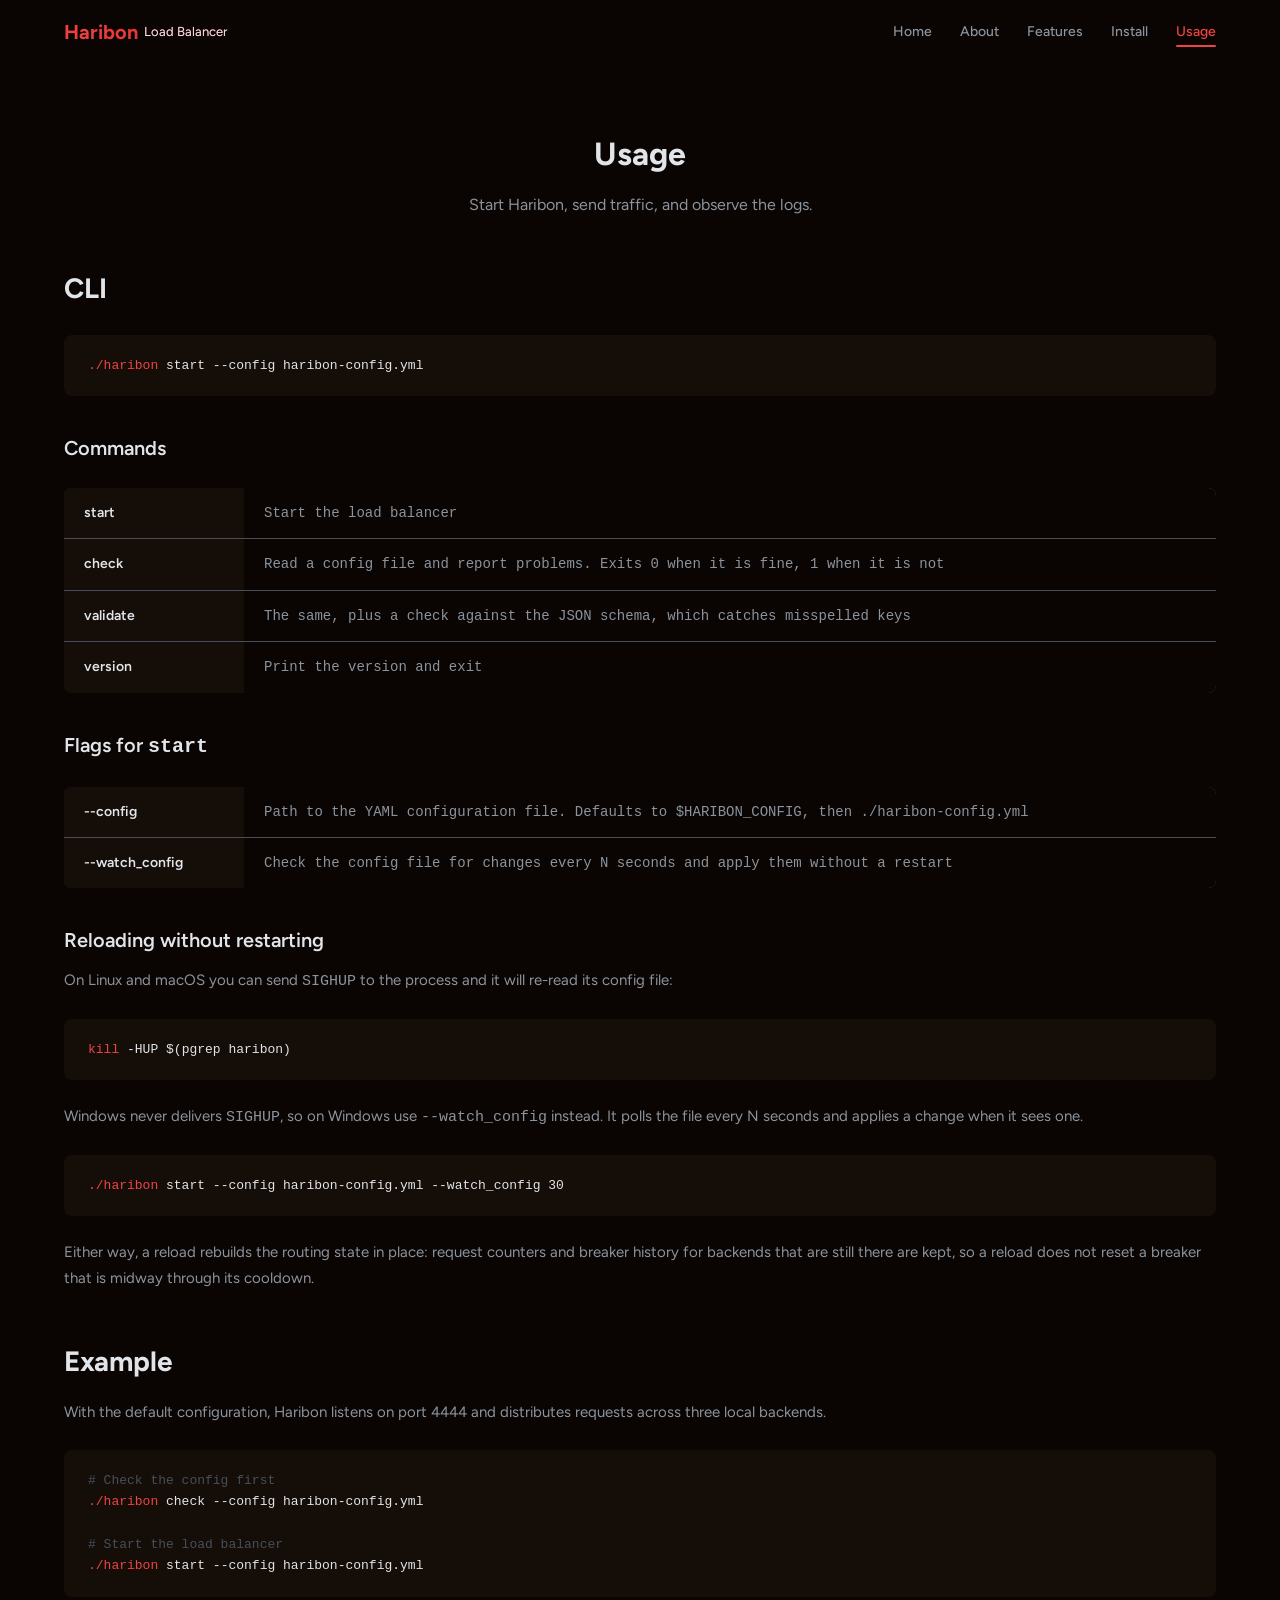
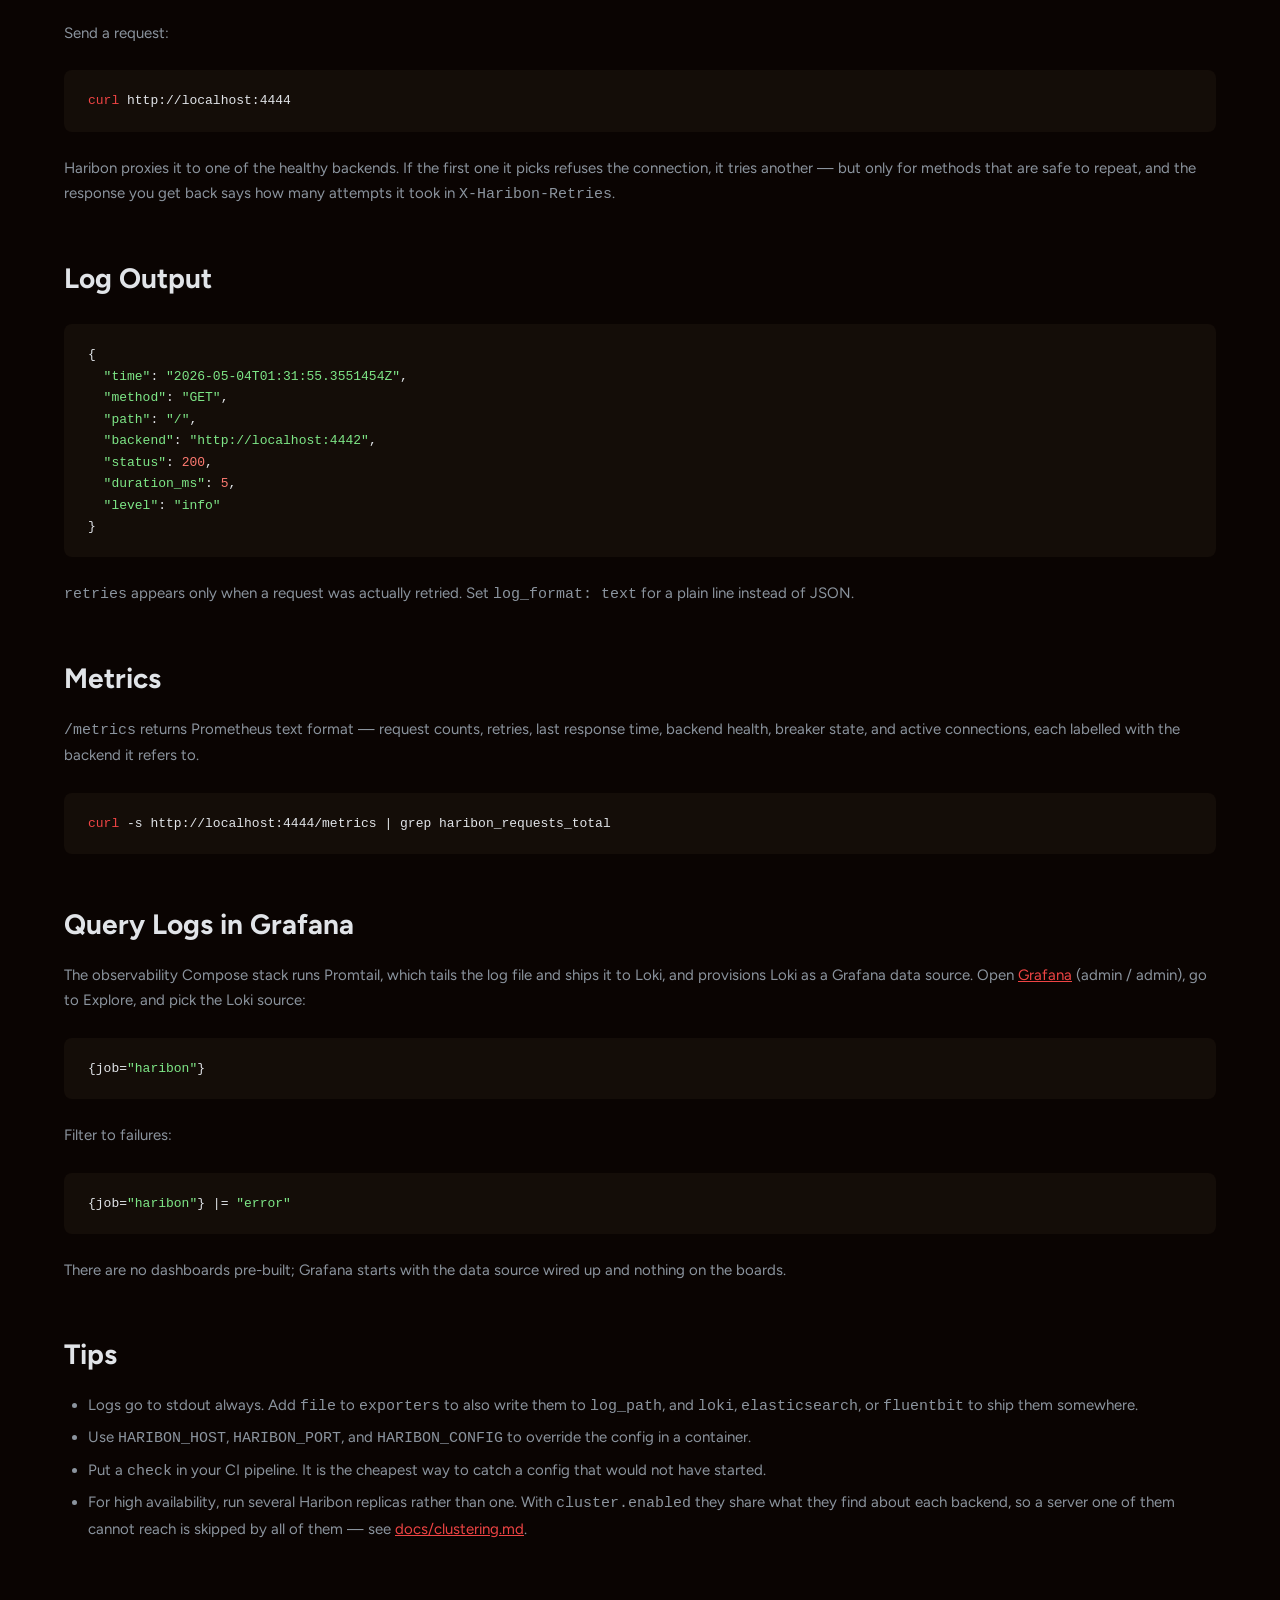
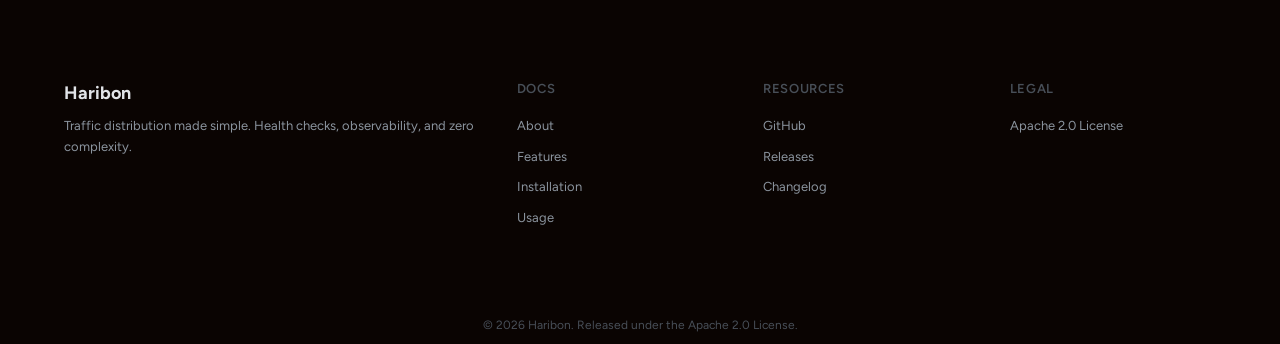
<file: docs/usage.html>
<!DOCTYPE html>
<html lang="en">
<head>
  <meta charset="UTF-8">
  <meta name="viewport" content="width=device-width, initial-scale=1.0">
  <meta name="description" content="Start using Haribon — CLI commands, configuration, examples, and understanding your log output.">
  <title>Usage — Haribon</title>
  <link rel="preconnect" href="https://fonts.googleapis.com">
  <link rel="preconnect" href="https://fonts.gstatic.com" crossorigin>
  <link href="https://fonts.googleapis.com/css2?family=Figtree:wght@400;500;600;700&display=swap" rel="stylesheet">
  <link rel="stylesheet" href="css/style.css">
</head>
<body>

  <header class="header">
    <div class="header-inner">
      <a href="/" class="logo">
        Haribon
        <span class="logo-tagline">Load Balancer</span>
      </a>
      <nav class="nav">
        <a href="/">Home</a>
        <a href="about.html">About</a>
        <a href="features.html">Features</a>
        <a href="installation.html">Install</a>
        <a href="usage.html" class="active">Usage</a>
      </nav>
      <button class="hamburger" aria-label="Open navigation menu" onclick="openDrawer()">
        <svg width="24" height="24" viewBox="0 0 24 24" fill="none" stroke="currentColor" stroke-width="2">
          <path d="M3 12h18M3 6h18M3 18h18"/>
        </svg>
      </button>
    </div>
  </header>

  <div class="drawer-overlay" id="drawer-overlay" onclick="closeDrawer()"></div>
  <div class="drawer" id="drawer">
    <button class="drawer-close" aria-label="Close navigation menu" onclick="closeDrawer()">
      <svg width="24" height="24" viewBox="0 0 24 24" fill="none" stroke="currentColor" stroke-width="2">
        <path d="M18 6L6 18M6 6l12 12"/>
      </svg>
    </button>
    <nav class="drawer-nav">
      <a href="/" onclick="closeDrawer()">Home</a>
      <a href="about.html" onclick="closeDrawer()">About</a>
      <a href="features.html" onclick="closeDrawer()">Features</a>
      <a href="installation.html" onclick="closeDrawer()">Install</a>
      <a href="usage.html" onclick="closeDrawer()">Usage</a>
    </nav>
  </div>

  <section class="section">
    <div class="section-header">
      <h2>Usage</h2>
      <p>Start Haribon, send traffic, and observe the logs.</p>
    </div>
    <div class="page-content">
      <h2>CLI</h2>
      <div class="code-block">
        <span class="cmd">./haribon</span> start --config haribon-config.yml
      </div>

      <h3>Commands</h3>
      <div class="dl">
        <div class="dl-row">
          <div class="dl-label">start</div>
          <div class="dl-value">Start the load balancer</div>
        </div>
        <div class="dl-row">
          <div class="dl-label">check</div>
          <div class="dl-value">Read a config file and report problems. Exits 0 when it is fine, 1 when it is not</div>
        </div>
        <div class="dl-row">
          <div class="dl-label">validate</div>
          <div class="dl-value">The same, plus a check against the JSON schema, which catches misspelled keys</div>
        </div>
        <div class="dl-row">
          <div class="dl-label">version</div>
          <div class="dl-value">Print the version and exit</div>
        </div>
      </div>

      <h3>Flags for <code>start</code></h3>
      <div class="dl">
        <div class="dl-row">
          <div class="dl-label">--config</div>
          <div class="dl-value">Path to the YAML configuration file. Defaults to <code>$HARIBON_CONFIG</code>, then <code>./haribon-config.yml</code></div>
        </div>
        <div class="dl-row">
          <div class="dl-label">--watch_config</div>
          <div class="dl-value">Check the config file for changes every N seconds and apply them without a restart</div>
        </div>
      </div>

      <h3>Reloading without restarting</h3>
      <p>On Linux and macOS you can send <code>SIGHUP</code> to the process and it will re-read its config file:</p>
      <div class="code-block">
        <span class="cmd">kill</span> -HUP $(pgrep haribon)
      </div>
      <p style="margin-top:12px">Windows never delivers <code>SIGHUP</code>, so on Windows use <code>--watch_config</code> instead. It polls the file every N seconds and applies a change when it sees one.</p>
      <div class="code-block">
        <span class="cmd">./haribon</span> start --config haribon-config.yml --watch_config 30
      </div>
      <p style="margin-top:12px">Either way, a reload rebuilds the routing state in place: request counters and breaker history for backends that are still there are kept, so a reload does not reset a breaker that is midway through its cooldown.</p>

      <h2>Example</h2>
      <p>With the default configuration, Haribon listens on port 4444 and distributes requests across three local backends.</p>

      <div class="code-block">
        <span class="comment"># Check the config first</span><br>
        <span class="cmd">./haribon</span> check --config haribon-config.yml<br><br>
        <span class="comment"># Start the load balancer</span><br>
        <span class="cmd">./haribon</span> start --config haribon-config.yml
      </div>

      <p style="margin-top:16px">Send a request:</p>

      <div class="code-block">
        <span class="cmd">curl</span> http://localhost:4444
      </div>

      <p style="margin-top:16px">Haribon proxies it to one of the healthy backends. If the first one it picks refuses the connection, it tries another — but only for methods that are safe to repeat, and the response you get back says how many attempts it took in <code>X-Haribon-Retries</code>.</p>

      <h2>Log Output</h2>
      <div class="code-block">
        {<br>
          &nbsp;&nbsp;<span class="string">"time"</span>: <span class="string">"2026-05-04T01:31:55.3551454Z"</span>,<br>
          &nbsp;&nbsp;<span class="string">"method"</span>: <span class="string">"GET"</span>,<br>
          &nbsp;&nbsp;<span class="string">"path"</span>: <span class="string">"/"</span>,<br>
          &nbsp;&nbsp;<span class="string">"backend"</span>: <span class="string">"http://localhost:4442"</span>,<br>
          &nbsp;&nbsp;<span class="string">"status"</span>: <span class="keyword">200</span>,<br>
          &nbsp;&nbsp;<span class="string">"duration_ms"</span>: <span class="keyword">5</span>,<br>
          &nbsp;&nbsp;<span class="string">"level"</span>: <span class="string">"info"</span><br>
        }
      </div>
      <p><code>retries</code> appears only when a request was actually retried. Set <code>log_format: text</code> for a plain line instead of JSON.</p>

      <h2>Metrics</h2>
      <p><code>/metrics</code> returns Prometheus text format — request counts, retries, last response time, backend health, breaker state, and active connections, each labelled with the backend it refers to.</p>
      <div class="code-block">
        <span class="cmd">curl</span> -s http://localhost:4444/metrics | grep haribon_requests_total
      </div>

      <h2>Query Logs in Grafana</h2>
      <p>The observability Compose stack runs Promtail, which tails the log file and ships it to Loki, and provisions Loki as a Grafana data source. Open <a href="http://localhost:3000" target="_blank" rel="noopener">Grafana</a> (admin / admin), go to Explore, and pick the Loki source:</p>
      <div class="code-block">
        {job=<span class="string">"haribon"</span>}
      </div>
      <p>Filter to failures:</p>
      <div class="code-block">
        {job=<span class="string">"haribon"</span>} |= <span class="string">"error"</span>
      </div>
      <p>There are no dashboards pre-built; Grafana starts with the data source wired up and nothing on the boards.</p>

      <h2>Tips</h2>
      <ul>
        <li>Logs go to stdout always. Add <code>file</code> to <code>exporters</code> to also write them to <code>log_path</code>, and <code>loki</code>, <code>elasticsearch</code>, or <code>fluentbit</code> to ship them somewhere.</li>
        <li>Use <code>HARIBON_HOST</code>, <code>HARIBON_PORT</code>, and <code>HARIBON_CONFIG</code> to override the config in a container.</li>
        <li>Put a <code>check</code> in your CI pipeline. It is the cheapest way to catch a config that would not have started.</li>
        <li>For high availability, run several Haribon replicas rather than one. With <code>cluster.enabled</code> they share what they find about each backend, so a server one of them cannot reach is skipped by all of them — see <a href="https://github.com/marcuwynu23/haribon/blob/main/docs/clustering.md" target="_blank" rel="noopener">docs/clustering.md</a>.</li>
      </ul>
    </div>
  </section>

  <footer class="footer">
    <div class="footer-grid">
      <div class="footer-brand">
        <h3>Haribon</h3>
        <p>Traffic distribution made simple. Health checks, observability, and zero complexity.</p>
      </div>
      <div class="footer-col">
        <h4>Docs</h4>
        <a href="about.html">About</a>
        <a href="features.html">Features</a>
        <a href="installation.html">Installation</a>
        <a href="usage.html">Usage</a>
      </div>
      <div class="footer-col">
        <h4>Resources</h4>
        <a href="https://github.com/marcuwynu23/haribon" target="_blank" rel="noopener">GitHub</a>
        <a href="https://github.com/marcuwynu23/haribon/releases" target="_blank" rel="noopener">Releases</a>
        <a href="https://github.com/marcuwynu23/haribon/blob/main/CHANGELOG.md" target="_blank" rel="noopener">Changelog</a>
      </div>
      <div class="footer-col">
        <h4>Legal</h4>
        <a href="https://github.com/marcuwynu23/haribon/blob/main/LICENSE" target="_blank" rel="noopener">Apache 2.0 License</a>
      </div>
    </div>
    <div class="footer-bottom">
      &copy; 2026 Haribon. Released under the Apache 2.0 License.
    </div>
  </footer>

  <script>
    function openDrawer() {
      document.getElementById('drawer').classList.add('open');
      document.getElementById('drawer-overlay').classList.add('open');
    }

    function closeDrawer() {
      document.getElementById('drawer').classList.remove('open');
      document.getElementById('drawer-overlay').classList.remove('open');
    }
  </script>
</body>
</html>
</file>
<file: docs/css/style.css>
:root {
  --bg-primary: #0a0402;
  --bg-secondary: #0a0402;
  --bg-tertiary: #140d08;
  --border: transparent;
  --text-primary: #e1e4e8;
  --text-secondary: #8b949e;
  --text-tertiary: #484f58;
  --accent: #ef4444;
  --accent-hover: #dc2626;
  --font-sans: 'Figtree', -apple-system, BlinkMacSystemFont, 'Segoe UI', sans-serif;
  --font-mono: 'SF Mono', 'Fira Code', 'Cascadia Code', 'JetBrains Mono', monospace;
}

*, *::before, *::after {
  box-sizing: border-box;
  margin: 0;
  padding: 0;
}

html {
  font-size: 16px;
  scroll-behavior: smooth;
}

body {
  font-family: var(--font-sans);
  background: var(--bg-primary);
  color: var(--text-primary);
  line-height: 1.6;
  min-height: 100vh;
  display: flex;
  flex-direction: column;
}

a {
  color: var(--accent);
  transition: color 0.2s;
}

a:hover {
  color: var(--accent-hover);
}

img {
  max-width: 100%;
  display: block;
}

.container {
  padding: 64px;
}

@media (max-width: 768px) {
  .container {
    padding: 24px;
  }
}

@media (max-width: 480px) {
  .container {
    padding: 16px;
  }
}

@media (min-width: 1600px) {
  .container {
    padding: 64px 96px;
  }
}

/* ─── Header ─── */

.header {
  position: sticky;
  top: 0;
  z-index: 100;
  background: var(--bg-secondary);
  border-bottom: 1px solid var(--border);
}

.header-inner {
  display: flex;
  align-items: center;
  justify-content: space-between;
  padding: 16px 64px;
  max-width: 1400px;
  margin: 0 auto;
}

@media (max-width: 768px) {
  .header-inner {
    padding: 12px 24px;
  }
}

@media (max-width: 480px) {
  .header-inner {
    padding: 12px 16px;
  }
}

.logo {
  display: flex;
  align-items: center;
  gap: 6px;
  text-decoration: none;
  font-weight: 700;
  font-size: 1.25rem;
  background: linear-gradient(135deg, #ef4444, #dc2626);
  -webkit-background-clip: text;
  -webkit-text-fill-color: transparent;
  background-clip: text;
}

.logo-tagline {
  font-weight: 400;
  font-size: 0.8125rem;
  color: #e1e4e8;
  -webkit-text-fill-color: #e1e4e8;
  margin-left: 0;
}

.nav {
  display: flex;
  align-items: center;
  gap: 28px;
}

.nav a {
  text-decoration: none;
  color: var(--text-secondary);
  font-size: 0.875rem;
  font-weight: 500;
  transition: color 0.2s;
  position: relative;
}

.nav a:hover,
.nav a.active {
  color: var(--accent);
}

.nav a.active::after {
  content: '';
  position: absolute;
  bottom: -4px;
  left: 0;
  right: 0;
  height: 2px;
  background: var(--accent);
  border-radius: 1px;
}

/* ─── Hamburger ─── */

.hamburger {
  display: none;
  background: none;
  border: none;
  cursor: pointer;
  padding: 4px;
  color: var(--text-primary);
}

.hamburger svg {
  display: block;
}

@media (max-width: 768px) {
  .nav {
    display: none;
  }

  .hamburger {
    display: flex;
  }
}

/* ─── Drawer ─── */

.drawer-overlay {
  position: fixed;
  inset: 0;
  background: rgba(0, 0, 0, 0.6);
  z-index: 200;
  opacity: 0;
  pointer-events: none;
  transition: opacity 0.25s;
}

.drawer-overlay.open {
  opacity: 1;
  pointer-events: auto;
}

.drawer {
  position: fixed;
  top: 0;
  right: -260px;
  width: 260px;
  height: 100vh;
  background: var(--bg-secondary);
  z-index: 210;
  padding: 24px;
  transition: right 0.25s;
  display: flex;
  flex-direction: column;
  gap: 20px;
}

.drawer.open {
  right: 0;
}

.drawer-close {
  align-self: flex-end;
  background: none;
  border: none;
  cursor: pointer;
  color: var(--text-primary);
  padding: 4px;
}

.drawer-nav {
  display: flex;
  flex-direction: column;
  gap: 16px;
}

.drawer-nav a {
  text-decoration: none;
  color: var(--text-secondary);
  font-size: 1rem;
  font-weight: 500;
}

.drawer-nav a:hover {
  color: var(--accent);
}

/* ─── Hero ─── */

.hero {
  min-height: 100vh;
  display: flex;
  flex-direction: column;
  align-items: center;
  justify-content: center;
  text-align: center;
  position: relative;
  overflow: hidden;
}

#hero-canvas {
  position: absolute;
  inset: 0;
  pointer-events: none;
  z-index: 0;
}

.hero-content {
  position: relative;
  z-index: 1;
  max-width: 720px;
}

.hero h1 {
  font-size: 3.25rem;
  font-weight: 700;
  line-height: 1.15;
  margin-bottom: 20px;
}

.hero h1 span {
  color: var(--accent);
}

.hero p {
  font-size: 1.125rem;
  color: var(--text-secondary);
  margin-bottom: 36px;
  max-width: 560px;
  margin-left: auto;
  margin-right: auto;
}

.hero-actions {
  display: flex;
  gap: 16px;
  justify-content: center;
  flex-wrap: wrap;
}

.btn {
  display: inline-flex;
  align-items: center;
  gap: 8px;
  padding: 12px 28px;
  border-radius: 8px;
  font-family: var(--font-sans);
  font-size: 0.9375rem;
  font-weight: 600;
  text-decoration: none;
  cursor: pointer;
  border: none;
  transition: background 0.2s, transform 0.15s;
}

.btn:hover {
  transform: translateY(-1px);
}

.btn-primary {
  background: var(--accent);
  color: #fff;
}

.btn-primary:hover {
  background: var(--accent-hover);
  color: #fff;
}

.btn-secondary {
  background: transparent;
  color: var(--text-primary);
  border: 1px solid var(--text-tertiary);
}

.btn-secondary:hover {
  border-color: var(--accent);
  color: var(--accent);
}

@media (max-width: 900px) {
  .hero h1 {
    font-size: 2.5rem;
  }
}

@media (max-width: 768px) {
  .hero h1 {
    font-size: 2rem;
  }

  .hero p {
    font-size: 1rem;
  }
}

@media (max-width: 600px) {
  .hero-actions {
    flex-direction: column;
    align-items: center;
  }
}

@media (max-width: 480px) {
  .hero h1 {
    font-size: 1.625rem;
  }
}

/* ─── Sections ─── */

.section {
  padding: 64px;
}

@media (max-width: 768px) {
  .section {
    padding: 56px 24px;
  }
}

@media (max-width: 480px) {
  .section {
    padding: 56px 16px;
  }
}

.section-header {
  text-align: center;
  margin-bottom: 48px;
}

.section-header h2 {
  font-size: 2rem;
  font-weight: 700;
  margin-bottom: 12px;
}

.section-header p {
  color: var(--text-secondary);
  font-size: 1rem;
  max-width: 560px;
  margin: 0 auto;
}

@media (max-width: 768px) {
  .section-header h2 {
    font-size: 1.5rem;
  }
}

@media (max-width: 480px) {
  .section-header h2 {
    font-size: 1.25rem;
  }
}

/* ─── Feature Grid ─── */

.feature-grid {
  display: grid;
  grid-template-columns: repeat(auto-fill, minmax(300px, 1fr));
  gap: 16px;
  max-width: 1100px;
  margin: 0 auto;
}

.feature-card {
  background: var(--bg-tertiary);
  border-radius: 10px;
  padding: 28px;
  border: 1px solid var(--border);
}

.feature-card h3 {
  font-size: 1rem;
  font-weight: 600;
  margin-bottom: 8px;
}

.feature-card p {
  font-size: 0.875rem;
  color: var(--text-secondary);
  line-height: 1.6;
}

@media (max-width: 768px) {
  .feature-grid {
    grid-template-columns: 1fr;
  }
}

/* ─── Badge Grid (Frameworks) ─── */

.badge-grid {
  display: flex;
  flex-wrap: wrap;
  gap: 10px;
  justify-content: center;
}

.badge {
  display: inline-flex;
  align-items: center;
  padding: 6px 16px;
  background: var(--bg-tertiary);
  border: 1px solid var(--text-tertiary);
  border-radius: 20px;
  font-size: 0.8125rem;
  font-weight: 500;
  color: var(--text-secondary);
}

/* ─── Code Block ─── */

.code-block {
  background: var(--bg-tertiary);
  border-radius: 8px;
  padding: 20px 24px;
  overflow-x: auto;
  font-family: var(--font-mono);
  font-size: 0.8125rem;
  line-height: 1.65;
  color: var(--text-primary);
}

.code-block .cmd {
  color: #ef4444;
}

.code-block .comment {
  color: #484f58;
}

.code-block .dim {
  color: #6b7280;
}

.code-block .string {
  color: #7ee787;
}

.code-block .keyword {
  color: #ff7b72;
}

/* ─── Description List ─── */

.dl {
  display: flex;
  flex-direction: column;
  gap: 1px;
  background: var(--text-tertiary);
  border-radius: 8px;
  overflow: hidden;
}

.dl-row {
  display: flex;
  background: var(--bg-primary);
}

.dl-label {
  flex: 0 0 180px;
  padding: 14px 20px;
  font-weight: 600;
  font-size: 0.875rem;
  background: var(--bg-tertiary);
}

.dl-value {
  flex: 1;
  padding: 14px 20px;
  font-size: 0.875rem;
  color: var(--text-secondary);
  font-family: var(--font-mono);
}

@media (max-width: 768px) {
  .dl-row {
    flex-direction: column;
  }

  .dl-label {
    flex: none;
    padding: 12px 16px 4px;
    background: transparent;
  }

  .dl-value {
    padding: 4px 16px 12px;
  }
}

/* ─── Page Content (About, Usage) ─── */

.page-content {
  max-width: 100%;
}

.page-content h2 {
  font-size: 1.75rem;
  font-weight: 700;
  margin-top: 48px;
  margin-bottom: 16px;
}

.page-content h3 {
  font-size: 1.25rem;
  font-weight: 600;
  margin-top: 36px;
  margin-bottom: 12px;
}

.page-content p {
  font-size: 0.9375rem;
  color: var(--text-secondary);
  margin-bottom: 16px;
  line-height: 1.7;
}

.page-content ul,
.page-content ol {
  margin-bottom: 16px;
  padding-left: 24px;
  color: var(--text-secondary);
  font-size: 0.9375rem;
  line-height: 1.7;
}

.page-content li {
  margin-bottom: 6px;
}

.page-content .code-block {
  margin: 24px 0;
}

.page-content .dl {
  margin: 24px 0;
}

/* ─── Install Steps ─── */

.install-steps {
  display: flex;
  flex-direction: column;
  gap: 24px;
}

.install-step {
  display: flex;
  gap: 16px;
  align-items: flex-start;
}

.install-step-num {
  flex-shrink: 0;
  width: 36px;
  height: 36px;
  border-radius: 50%;
  background: var(--accent);
  color: #fff;
  display: flex;
  align-items: center;
  justify-content: center;
  font-weight: 700;
  font-size: 0.875rem;
}

.install-step-content h3 {
  font-size: 1rem;
  font-weight: 600;
  margin-bottom: 6px;
}

.install-step-content p {
  font-size: 0.875rem;
  color: var(--text-secondary);
}

/* ─── Footer ─── */

.footer {
  background: var(--bg-secondary);
  border-top: 1px solid var(--border);
  margin-top: auto;
}

.footer-grid {
  display: grid;
  grid-template-columns: 2fr 1fr 1fr 1fr;
  gap: 40px;
  padding: 56px 64px;
  max-width: 1400px;
  margin: 0 auto;
}

@media (max-width: 768px) {
  .footer-grid {
    grid-template-columns: 1fr 1fr;
    padding: 40px 24px;
  }
}

@media (max-width: 480px) {
  .footer-grid {
    grid-template-columns: 1fr;
    padding: 40px 16px;
  }
}

.footer-brand h3 {
  font-size: 1.125rem;
  font-weight: 700;
  margin-bottom: 8px;
}

.footer-brand p {
  font-size: 0.8125rem;
  color: var(--text-secondary);
  line-height: 1.6;
}

.footer-col h4 {
  font-size: 0.8125rem;
  font-weight: 600;
  text-transform: uppercase;
  letter-spacing: 0.05em;
  color: var(--text-tertiary);
  margin-bottom: 16px;
}

.footer-col a {
  display: block;
  text-decoration: none;
  color: var(--text-secondary);
  font-size: 0.8125rem;
  margin-bottom: 10px;
}

.footer-col a:hover {
  color: var(--accent);
}

.footer-bottom {
  border-top: 1px solid var(--border);
  padding: 20px 64px;
  text-align: center;
  font-size: 0.75rem;
  color: var(--text-tertiary);
}

@media (max-width: 768px) {
  .footer-bottom {
    padding: 20px 24px;
  }
}

@media (max-width: 480px) {
  .footer-bottom {
    padding: 16px;
  }
}
</file>
